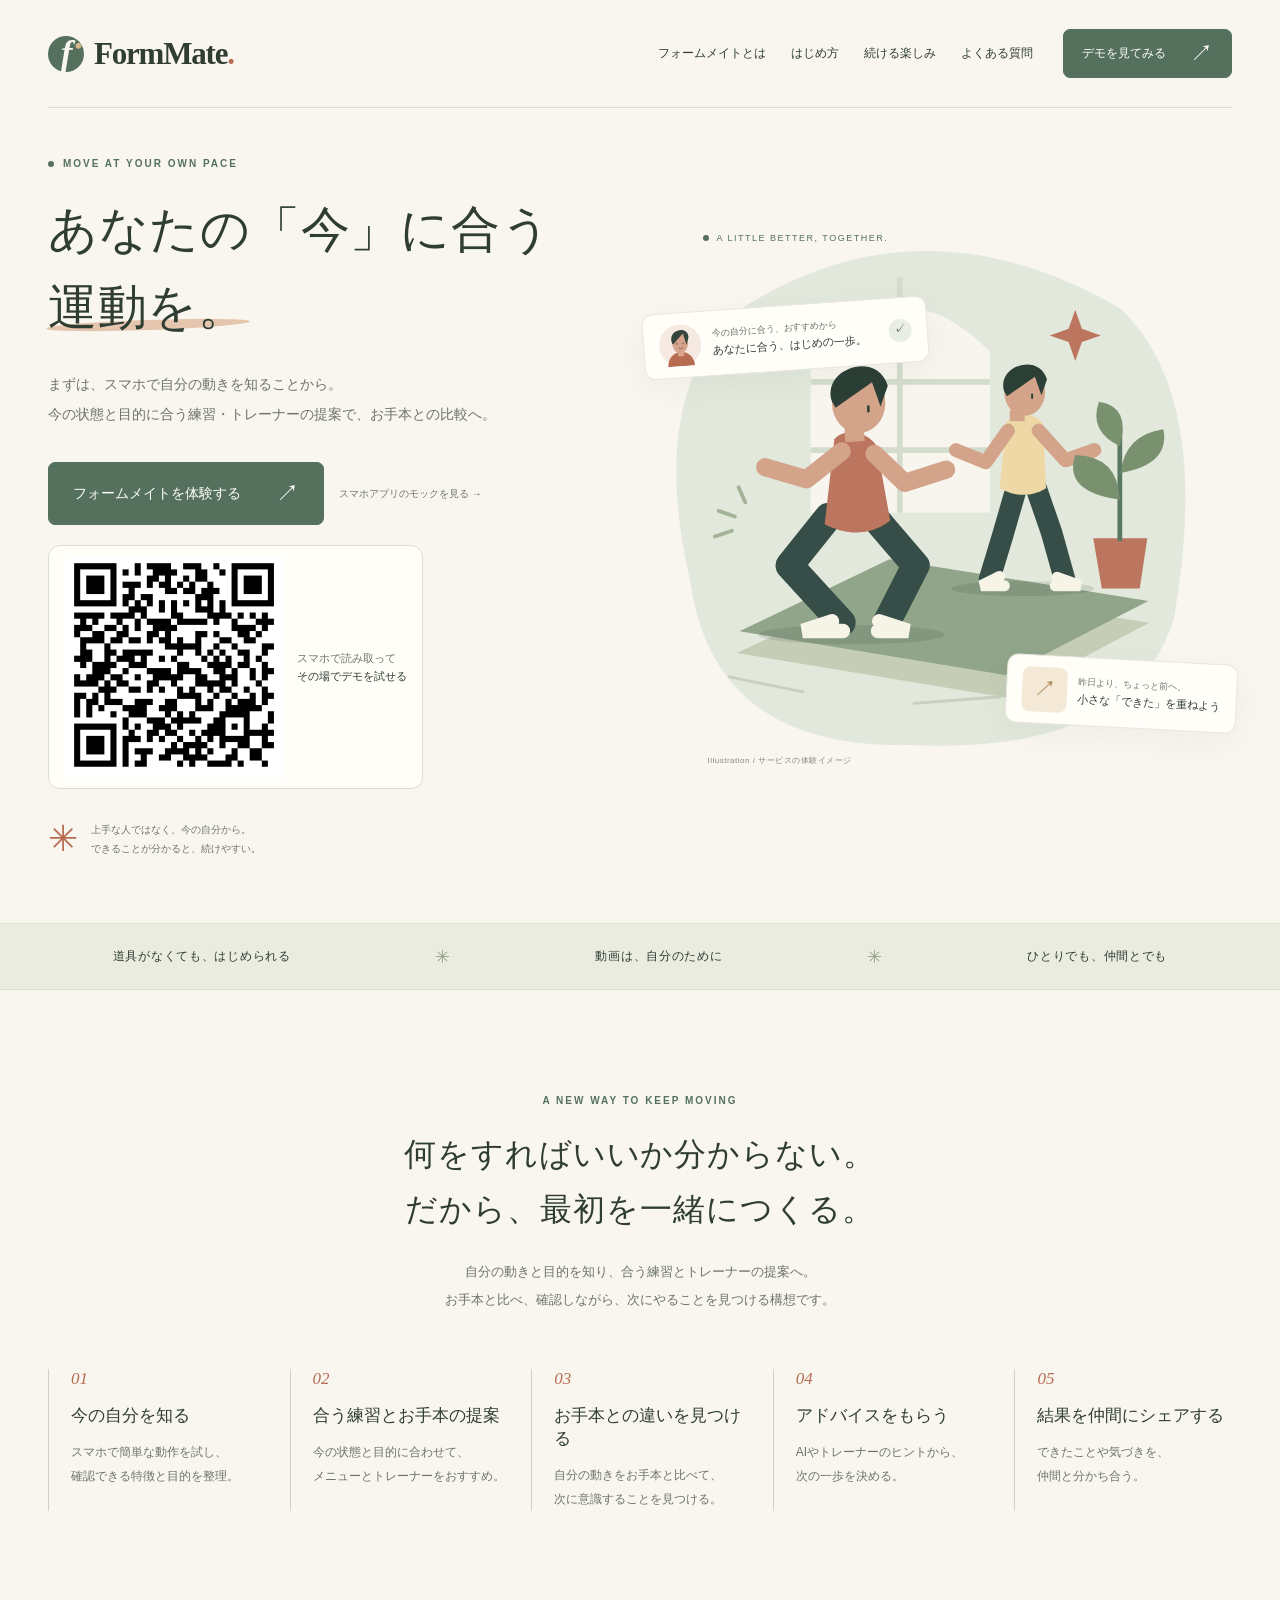
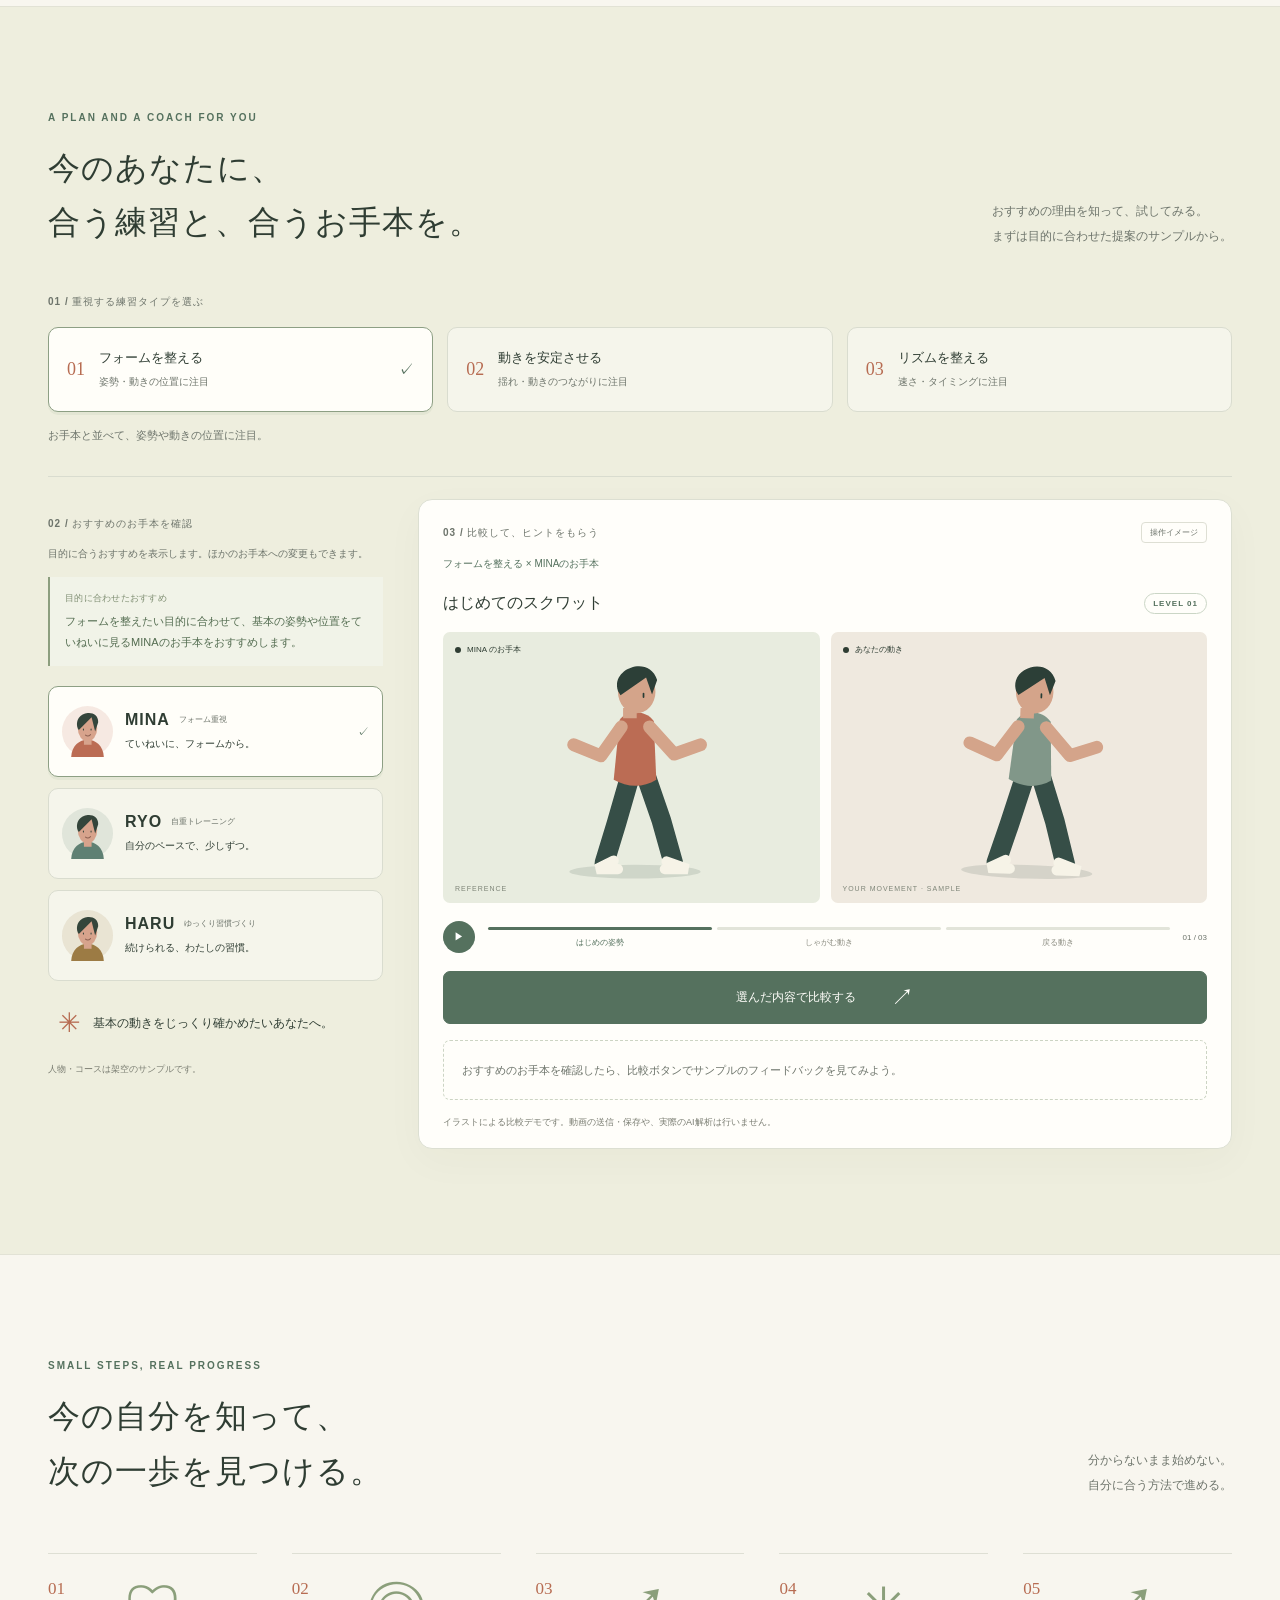
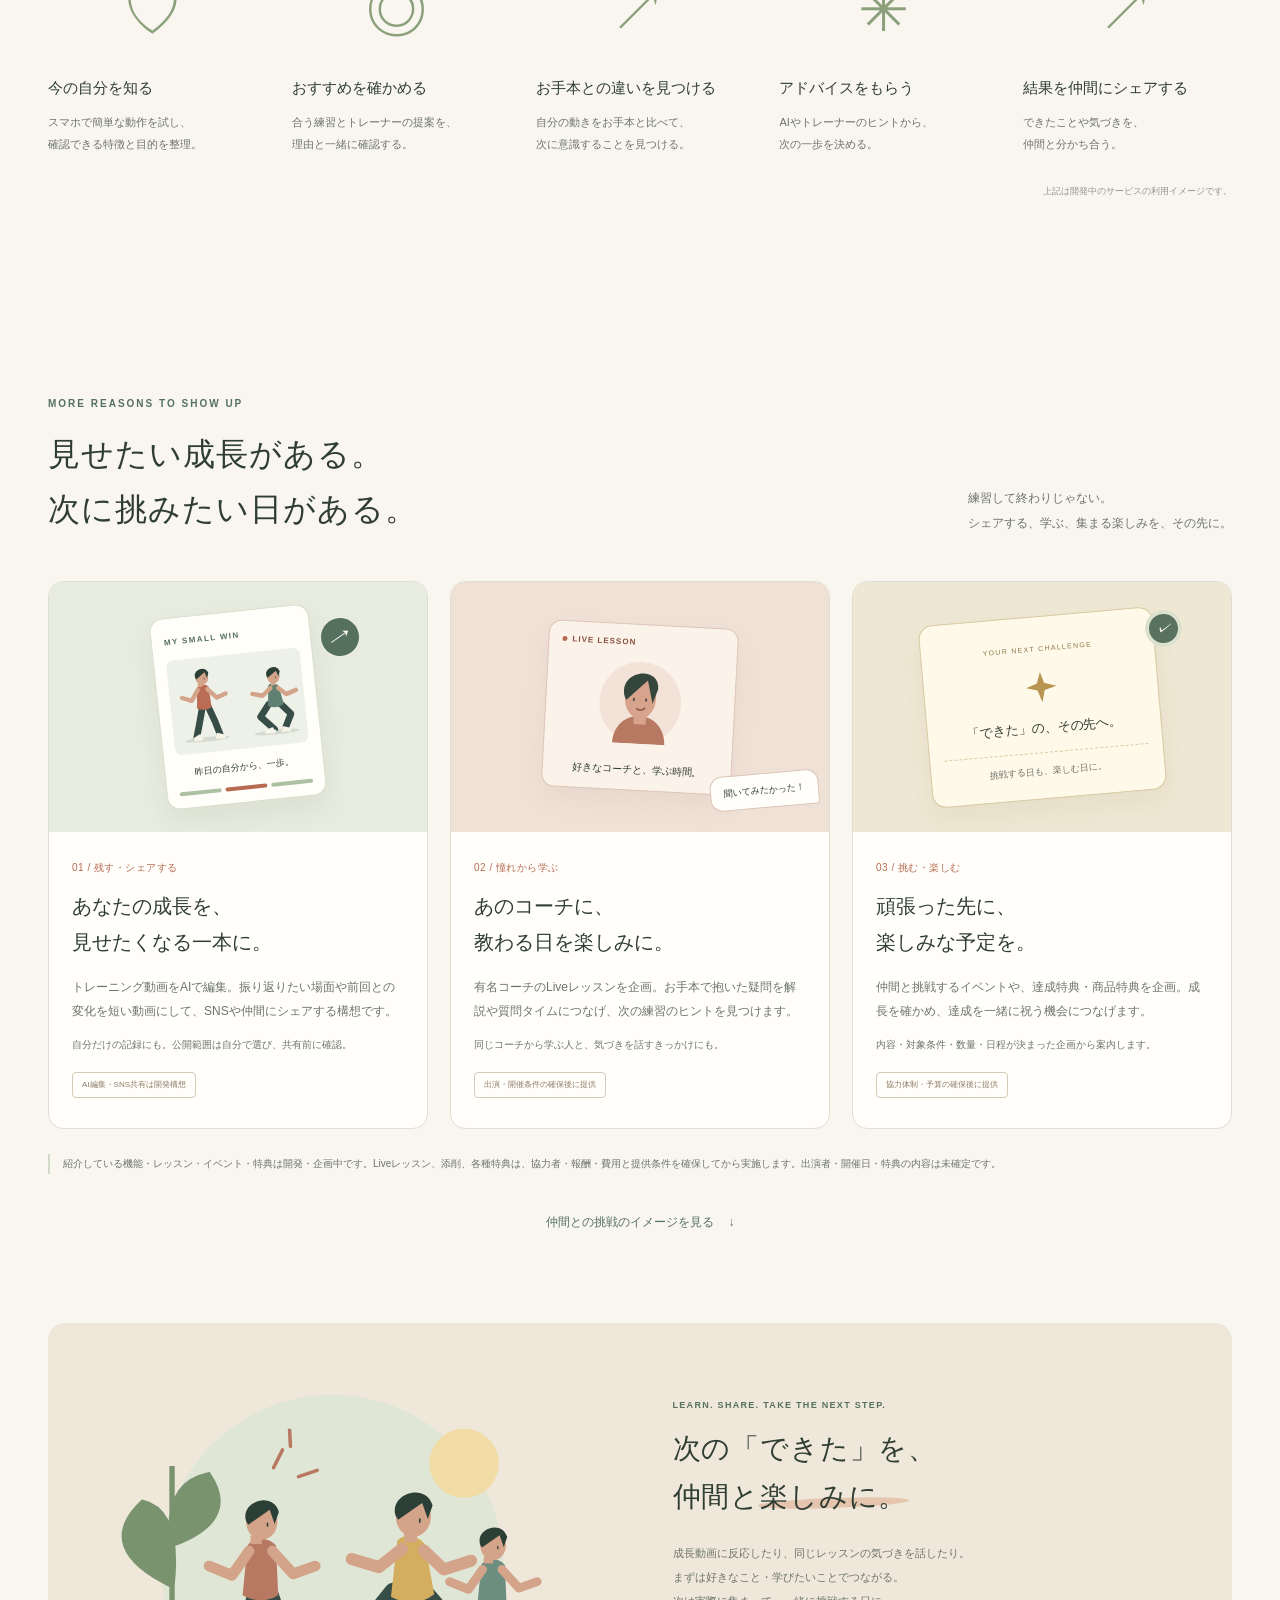
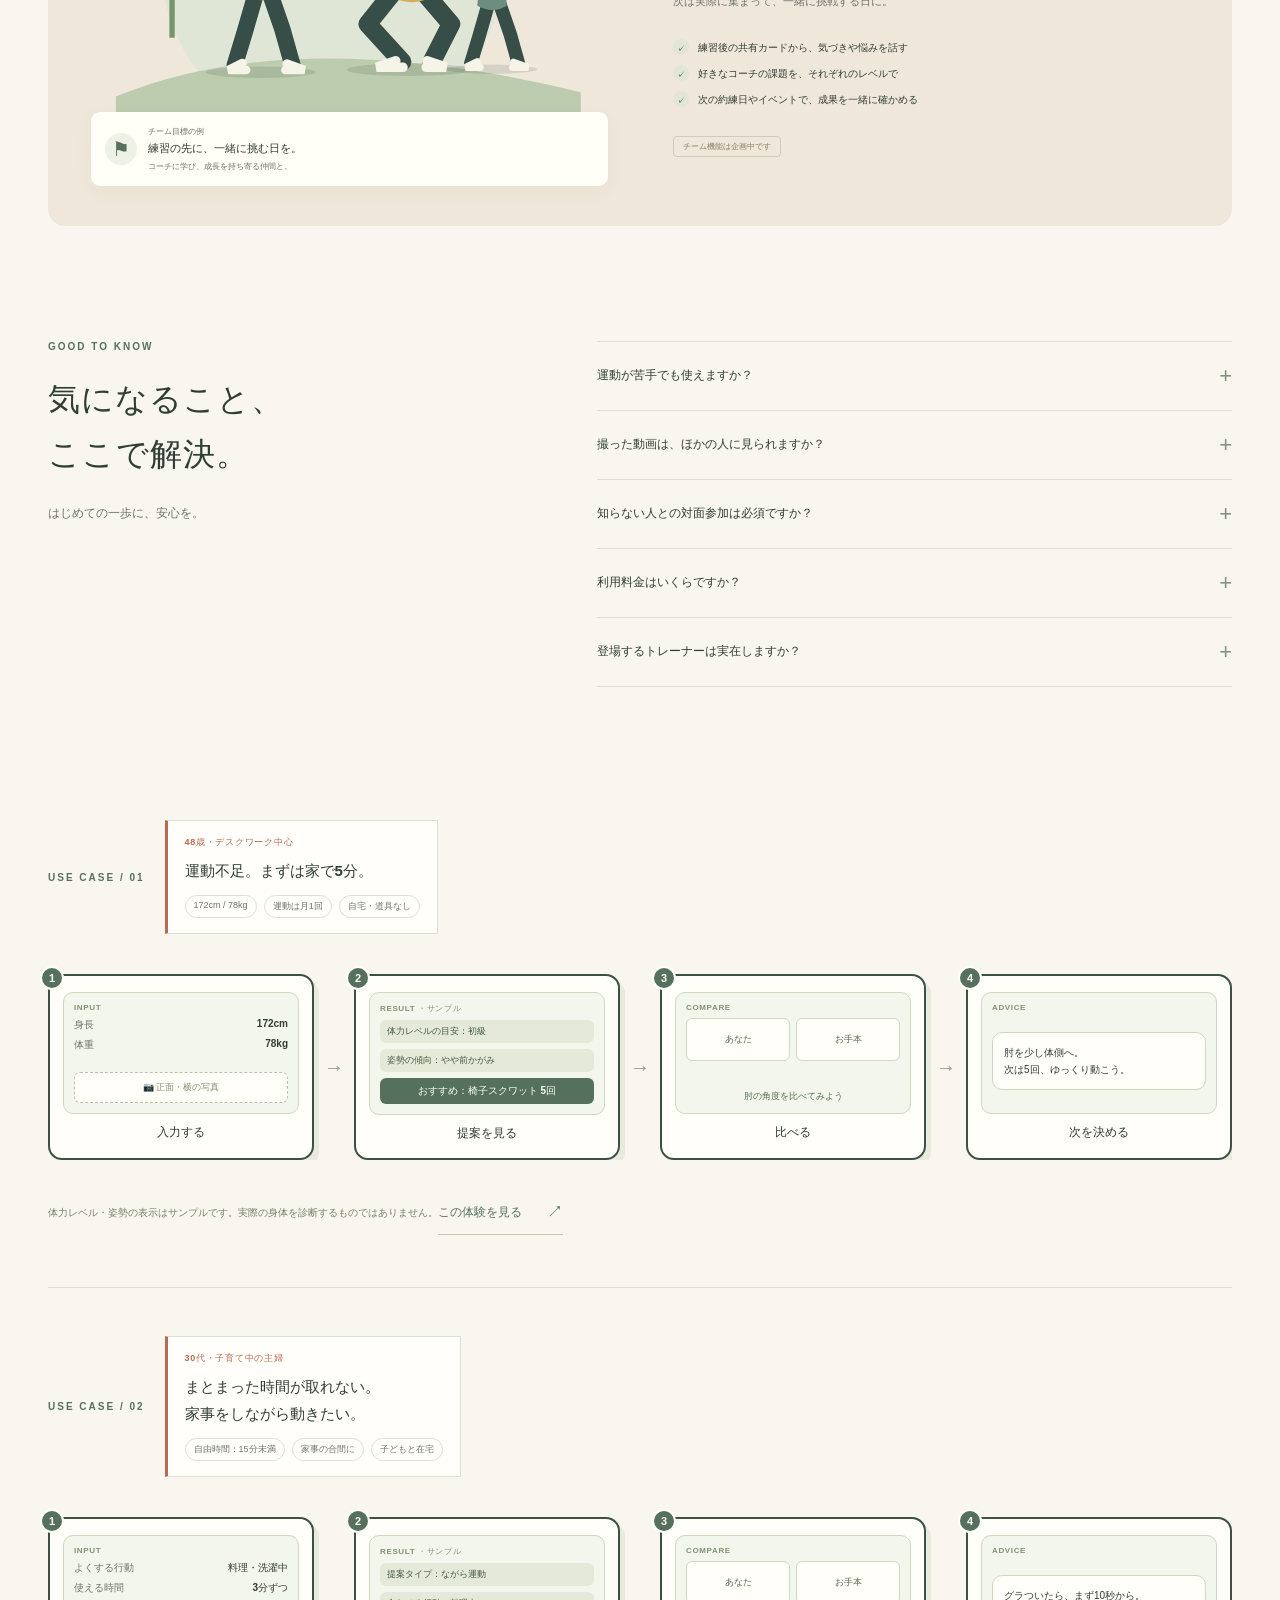
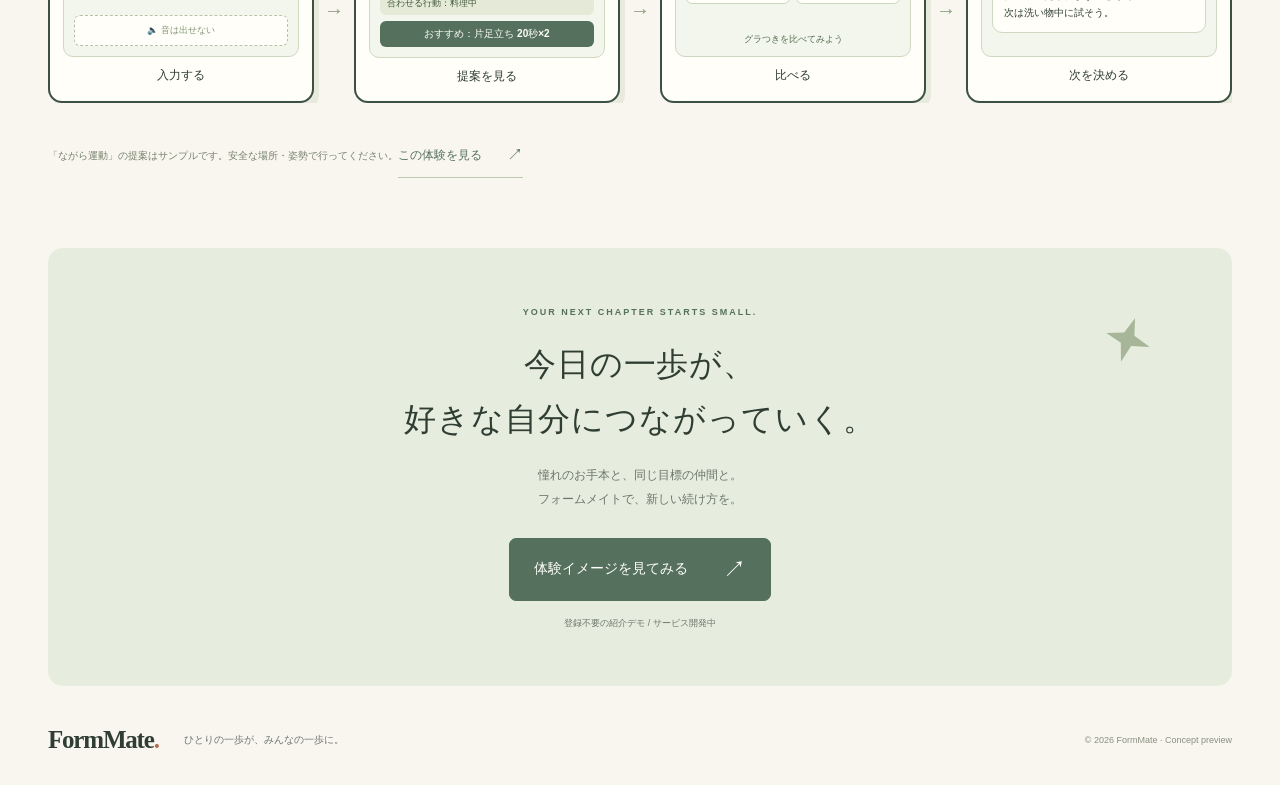
<file: index.html>
<!doctype html>
<html lang="ja">
<head>
  <meta charset="utf-8">
  <meta name="viewport" content="width=device-width, initial-scale=1">
  <meta name="theme-color" content="#f7f5ed">
  <meta name="description" content="まずはスマホで自分の動きを知ることから。FormMateは今の状態と目的に合う練習・トレーナーの提案、お手本との比較で、最初の一歩を支えるサービス構想です。">
  <title>フォームメイト / FormMate — あなたの「今」に合う運動を。</title>
  <link rel="icon" type="image/svg+xml" href="./favicon.svg">
  <link rel="stylesheet" href="./styles.css">
  <link rel="stylesheet" href="./practice.css">
  <link rel="stylesheet" href="./motivation.css">
  <link rel="stylesheet" href="./assessment.css?v=20261106-hero-qr">
  <script type="module" src="./app.mjs?v=20261106-hero-qr"></script>
</head>
<body>
  <a class="skip-link" href="#main" data-testid="skip-link">本文へ移動</a>
  <svg class="svg-defs" aria-hidden="true" xmlns="http://www.w3.org/2000/svg"><defs>
    <symbol id="spark" viewBox="0 0 40 40"><path d="M20 1 24 15 39 20 24 24 20 39 15 24 1 20 15 15Z" fill="currentColor"/></symbol>
    <symbol id="standing-person" viewBox="0 0 220 270"><ellipse cx="114" cy="252" rx="77" ry="8" fill="#263b3020"/><path d="M109 137 92 196 78 242M126 137 145 192 159 242" fill="none" stroke="#364e47" stroke-width="23" stroke-linecap="round"/><path d="m89 239-20 10h25M151 240l25 9h-27" fill="none" stroke="#f6f3e7" stroke-width="12" stroke-linecap="round"/><path d="M96 74c7-12 30-13 40 1l3 69c-16 10-34 9-50 0Z" fill="currentColor"/><path d="M98 82 74 116 42 103M131 82l29 32 31-11" fill="none" stroke="#d4a48a" stroke-width="15" stroke-linecap="round" stroke-linejoin="round"/><path d="M108 60v12" stroke="#d4a48a" stroke-width="16"/><ellipse cx="116" cy="41" rx="22" ry="25" fill="#d4a48a"/><path d="M94 40c-9-27 37-43 46-13l-6 17-7-20-30 21Z" fill="#2c3f37"/><path d="M124 43v4" stroke="#273d35" stroke-width="2" stroke-linecap="round"/></symbol>
    <symbol id="squat-person" viewBox="0 0 220 270"><ellipse cx="114" cy="252" rx="77" ry="8" fill="#263b3020"/><path d="m95 155-32 40 43 47M131 153l36 42-24 47" fill="none" stroke="#364e47" stroke-width="23" stroke-linecap="round" stroke-linejoin="round"/><path d="m98 241-24 8h33M137 241l24 8h-25" fill="none" stroke="#f6f3e7" stroke-width="12" stroke-linecap="round"/><path d="M100 91c9-10 28-6 35 6l11 61c-15 12-35 13-54 3Z" fill="currentColor"/><path d="m106 101-29 23-34-10M133 103l25 24 34-11" fill="none" stroke="#d4a48a" stroke-width="15" stroke-linecap="round" stroke-linejoin="round"/><path d="m116 77 1 16" stroke="#d4a48a" stroke-width="16"/><ellipse cx="120" cy="61" rx="22" ry="25" fill="#d4a48a"/><path d="M98 60c-9-27 37-43 46-13l-6 17-7-20-30 21Z" fill="#2c3f37"/><path d="M128 64v4" stroke="#273d35" stroke-width="2" stroke-linecap="round"/></symbol>
    <symbol id="avatar" viewBox="0 0 100 100"><circle cx="50" cy="50" r="50" fill="currentColor" opacity=".14"/><path d="M18 102c0-48 64-48 64 0" fill="currentColor"/><path d="M43 61v15h15V61" fill="#d7a38c"/><ellipse cx="50" cy="44" rx="19" ry="25" fill="#d7a38c"/><path d="M31 44c-11-33 41-42 40-12l-6 18-7-28-25 25Z" fill="#34453b"/><path d="M42 45v2m15-2v2" stroke="#34453b" stroke-width="2" stroke-linecap="round"/><path d="M46 57q5 4 10-1" fill="none" stroke="#8c6051" stroke-width="2" stroke-linecap="round"/></symbol>
  </defs></svg>

  <header class="site-header wrap">
    <a class="brand" href="#" aria-label="フォームメイト ホーム" data-testid="brand-link"><span class="brand-icon" aria-hidden="true">f<span>•</span></span>FormMate<span class="brand-dot">.</span></a>
    <nav id="navigation" aria-label="メインナビゲーション">
      <a href="#features" data-testid="nav-features">フォームメイトとは</a><a href="#how-it-works" data-testid="nav-how">はじめ方</a><a href="#motivation" data-testid="nav-motivation">続ける楽しみ</a><a href="#faq" data-testid="nav-faq">よくある質問</a>
    </nav>
    <a class="button button-small header-cta" href="#demo" data-testid="header-demo">デモを見てみる <span aria-hidden="true">↗</span></a>
    <button class="menu-toggle" aria-expanded="false" aria-controls="navigation" aria-label="メニューを開く" data-testid="menu-toggle"><span></span><span></span></button>
  </header>

  <main id="main">
    <section class="hero wrap" aria-labelledby="hero-title">
      <div class="hero-copy">
        <p class="eyebrow"><span class="status-dot"></span> MOVE AT YOUR OWN PACE</p>
        <h1 id="hero-title"><span id="hero-title-line-one">あなたの「今」に合う</span><br><span id="hero-title-line-two" class="underlined">運動を。</span></h1>
        <p id="hero-description" class="hero-description">まずは、スマホで自分の動きを知ることから。<br>今の状態と目的に合う練習・トレーナーの提案で、お手本との比較へ。</p>
        <div class="hero-actions"><a class="button" href="#demo" data-testid="hero-demo">フォームメイトを体験する <span aria-hidden="true">↗</span></a><a class="quiet-label" href="./mobile/" data-testid="mobile-mock-entry">スマホアプリのモックを見る →</a></div>
        <a class="hero-qr" href="https://jiajunzhang-hub.github.io/formmate-demo/" target="_blank" rel="noreferrer" aria-label="公開デモを開くQRコード"><img src="./qr_demo.png" alt="スマホでFormMateのデモを開くQRコード" width="220" height="220"><span>スマホで読み取って<br><strong>その場でデモを試せる</strong></span></a>
        <div class="hero-footnote"><span class="mini-spark" aria-hidden="true">✳</span><span><span id="hero-footnote-line">上手な人ではなく、今の自分から。</span><br><strong id="hero-footnote-strong">できることが分かると、続けやすい。</strong></span></div>
      </div>
      <div class="hero-art" role="img" aria-label="トレーナーのお手本を参考に、仲間とトレーニングする人たちのイラスト">
        <div class="hero-art-label"><span class="status-dot"></span> A LITTLE BETTER, TOGETHER.</div>
        <svg class="studio" viewBox="0 0 600 580" aria-hidden="true">
          <path d="M86 84Q280-44 493 80Q590 173 549 407Q503 551 270 540Q64 545 39 367Q-6 176 86 84" fill="#e2e8db"/>
          <path d="M166 125q95-95 189 0v170H166Z" fill="#f7f5ed"/><path d="M260 47v248M166 157h189M166 229h189" stroke="#d3dccd" stroke-width="6"/>
          <path d="m88 443 285 47 150-79-276-43Z" fill="#c5cdb7"/><path d="m91 420 280 46 151-78-273-44Z" fill="#91a58a"/>
          <path d="m275 496 91-7M423 493l81-42M80 468l78 16" stroke="#c7d1bf" stroke-width="3" stroke-linecap="round"/>
          <g transform="translate(63 101) scale(1.28)" color="#bc765f"><use href="#squat-person" width="220" height="270"/></g>
          <g transform="translate(278 128) scale(.98)" color="#eed9a6"><use href="#standing-person" width="220" height="270"/></g>
          <path d="M464 322h57l-8 53h-40Z" fill="#bc765f"/><path d="M492 325V207" stroke="#5b7863" stroke-width="5"/><path d="M492 281q-60-8-47-47 45 1 47 47M493 253q52-9 45-46-41 6-45 46M492 225q-33-16-22-47 34 5 22 47" fill="#79916f"/>
          <circle cx="119" cy="89" r="6" fill="#bc765f"/><path d="m438 101 7-20 7 20 20 7-20 7-7 20-7-20-20-7Z" fill="#bc765f"/>
          <path d="m86 299-17-6m28-9-7-16m-7 46-18 6" stroke="#a4b298" stroke-width="4" stroke-linecap="round"/>
        </svg>
        <div class="floating-note note-coach"><svg viewBox="0 0 100 100" aria-hidden="true"><use href="#avatar"/></svg><div><span>今の自分に合う、おすすめから</span><strong>あなたに合う、はじめの一歩。</strong></div><span class="note-check" aria-hidden="true">✓</span></div>
        <div class="floating-note note-goal"><span class="goal-icon" aria-hidden="true">↗</span><div><span>昨日より、ちょっと前へ。</span><strong>小さな「できた」を重ねよう</strong></div></div>
        <span class="art-caption">Illustration / サービスの体験イメージ</span>
      </div>
    </section>

    <div class="principles-strip"><div class="wrap"><span>道具がなくても、はじめられる</span><span aria-hidden="true">✳</span><span>動画は、自分のために</span><span aria-hidden="true">✳</span><span>ひとりでも、仲間とでも</span></div></div>

    <section id="features" class="intro section wrap" aria-labelledby="intro-title">
      <p class="eyebrow">A NEW WAY TO KEEP MOVING</p><h2 id="intro-title">何をすればいいか分からない。<br>だから、最初を一緒につくる。</h2>
      <p id="intro-description" class="section-description">自分の動きと目的を知り、合う練習とトレーナーの提案へ。<br>お手本と比べ、確認しながら、次にやることを見つける構想です。</p>
        <div class="feature-line flow-steps"><article><span class="feature-number">01</span><h3>今の自分を知る</h3><p>スマホで簡単な動作を試し、<br>確認できる特徴と目的を整理。</p></article><article><span class="feature-number">02</span><h3>合う練習とお手本の提案</h3><p>今の状態と目的に合わせて、<br>メニューとトレーナーをおすすめ。</p></article><article><span class="feature-number">03</span><h3>お手本との違いを見つける</h3><p>自分の動きをお手本と比べて、<br>次に意識することを見つける。</p></article><article><span class="feature-number">04</span><h3>アドバイスをもらう</h3><p>AIやトレーナーのヒントから、<br>次の一歩を決める。</p></article><article><span class="feature-number">05</span><h3>結果を仲間にシェアする</h3><p>できたことや気づきを、<br>仲間と分かち合う。</p></article></div>
    </section>

    <section id="demo" class="demo-section section" aria-labelledby="demo-title">
      <div class="wrap"><div class="section-top"><div><p class="eyebrow">A PLAN AND A COACH FOR YOU</p><h2 id="demo-title">今のあなたに、<br>合う練習と、合うお手本を。</h2></div><p class="section-side-note">おすすめの理由を知って、試してみる。<br>まずは目的に合わせた提案のサンプルから。</p></div>
      <div class="practice-panel">
        <p class="small-label" id="practice-title">01 / 重視する練習タイプを選ぶ</p>
        <div class="practice-options" role="group" aria-labelledby="practice-title">
          <button class="practice-option is-selected" data-practice="form" aria-pressed="true" data-testid="practice-form"><span class="practice-number" aria-hidden="true">01</span><span><strong>フォームを整える</strong><small>姿勢・動きの位置に注目</small></span><span class="practice-check" aria-hidden="true">✓</span></button>
          <button class="practice-option" data-practice="control" aria-pressed="false" data-testid="practice-control"><span class="practice-number" aria-hidden="true">02</span><span><strong>動きを安定させる</strong><small>揺れ・動きのつながりに注目</small></span><span class="practice-check" aria-hidden="true">✓</span></button>
          <button class="practice-option" data-practice="rhythm" aria-pressed="false" data-testid="practice-rhythm"><span class="practice-number" aria-hidden="true">03</span><span><strong>リズムを整える</strong><small>速さ・タイミングに注目</small></span><span class="practice-check" aria-hidden="true">✓</span></button>
        </div>
        <p id="practice-description" class="practice-description" aria-live="polite">お手本と並べて、姿勢や動きの位置に注目。</p>
      </div>
      <div class="demo-layout">
        <div class="trainer-panel"><p class="small-label">02 / おすすめのお手本を確認</p><p class="trainer-choice-note">目的に合うおすすめを表示します。ほかのお手本への変更もできます。</p><div class="trainer-recommendation" aria-live="polite"><span id="recommendation-mode">目的に合わせたおすすめ</span><p id="trainer-recommendation-reason">フォームを整えたい目的に合わせて、基本の姿勢や位置をていねいに見るMINAのお手本をおすすめします。</p></div><div class="trainer-list" aria-label="おすすめを確認し、任意で別のサンプルトレーナーに変更する">
          <button class="trainer-option is-selected" data-trainer="mina" aria-pressed="true" data-testid="trainer-mina"><svg viewBox="0 0 100 100" class="avatar" style="color:#bb6c54" aria-hidden="true"><use href="#avatar"/></svg><span><span class="trainer-name">MINA <small>フォーム重視</small></span><span class="trainer-role">ていねいに、フォームから。</span></span><span class="trainer-check" aria-hidden="true">✓</span></button>
          <button class="trainer-option" data-trainer="ryo" aria-pressed="false" data-testid="trainer-ryo"><svg viewBox="0 0 100 100" class="avatar" style="color:#5f8073" aria-hidden="true"><use href="#avatar"/></svg><span><span class="trainer-name">RYO <small>自重トレーニング</small></span><span class="trainer-role">自分のペースで、少しずつ。</span></span><span class="trainer-check" aria-hidden="true">✓</span></button>
          <button class="trainer-option" data-trainer="haru" aria-pressed="false" data-testid="trainer-haru"><svg viewBox="0 0 100 100" class="avatar" style="color:#9c7b44" aria-hidden="true"><use href="#avatar"/></svg><span><span class="trainer-name">HARU <small>ゆっくり習慣づくり</small></span><span class="trainer-role">続けられる、わたしの習慣。</span></span><span class="trainer-check" aria-hidden="true">✓</span></button>
        </div><div class="trainer-bio"><span class="tiny-spark" aria-hidden="true">✳</span><p id="trainer-description">基本の動きをじっくり確かめたいあなたへ。</p></div><p class="demo-disclaimer">人物・コースは架空のサンプルです。</p></div>
        <div class="comparison" aria-label="動作比較のサンプル"><div class="comparison-heading"><span class="small-label">03 / 比較して、ヒントをもらう</span><span class="sample-pill">操作イメージ</span></div>
          <p id="comparison-selection" class="comparison-selection" aria-live="polite">フォームを整える × MINAのお手本</p>
          <div class="comparison-title"><h3 id="course-title">はじめてのスクワット</h3><span class="level-pill">LEVEL 01</span></div>
          <div class="comparison-frames" data-phase="0"><div class="movement-frame reference-frame"><span class="frame-label"><span class="status-dot"></span><span id="reference-name">MINA のお手本</span></span><svg viewBox="0 0 220 270" class="movement-person" id="reference-person" style="color:#bb6c54" role="img" aria-label="お手本の動きを表すイラスト"><use href="#standing-person"/></svg><span class="frame-caption">REFERENCE</span></div><div class="movement-frame your-frame"><span class="frame-label"><span class="status-dot"></span>あなたの動き</span><svg viewBox="0 0 220 270" class="movement-person" id="your-person" style="color:#819789" role="img" aria-label="自分の動きを表すサンプルイラスト"><use href="#standing-person"/></svg><span class="frame-caption">YOUR MOVEMENT · SAMPLE</span></div></div>
          <div class="playback"><button id="play-demo" class="play-button" aria-pressed="false" aria-label="比較デモを再生する" data-testid="play-demo"><span id="play-icon" aria-hidden="true">▶</span></button><div class="phase-track" role="group" aria-label="動作の場面"><button data-phase="0" aria-pressed="true" data-testid="phase-start"><span></span>はじめの姿勢</button><button data-phase="1" aria-pressed="false" data-testid="phase-squat"><span></span>しゃがむ動き</button><button data-phase="2" aria-pressed="false" data-testid="phase-return"><span></span>戻る動き</button></div><span id="phase-count" class="phase-count">01 / 03</span></div>
          <button id="compare-demo" class="button compare-action" data-testid="compare-demo" aria-controls="feedback-result">選んだ内容で比較する <span aria-hidden="true">↗</span></button>
          <div class="feedback-area" aria-live="polite" aria-atomic="true">
            <p id="feedback-empty" class="feedback-pending">おすすめのお手本を確認したら、比較ボタンでサンプルのフィードバックを見てみよう。</p>
            <div id="feedback-result" class="feedback" hidden><span class="feedback-icon" aria-hidden="true">✧</span><div><span class="small-label">AI FEEDBACK / サンプル</span><p id="feedback-context" class="feedback-context"></p><p id="feedback-point"></p><p id="feedback-cue"></p><p id="feedback-advice"></p></div></div>
          </div>
          <p class="demo-disclaimer">イラストによる比較デモです。動画の送信・保存や、実際のAI解析は行いません。</p>
        </div>
      </div></div>
    </section>

    <section id="how-it-works" class="section wrap how-section" aria-labelledby="how-title"><div class="section-top"><div><p class="eyebrow">SMALL STEPS, REAL PROGRESS</p><h2 id="how-title">今の自分を知って、<br>次の一歩を見つける。</h2></div><p class="section-side-note">分からないまま始めない。<br>自分に合う方法で進める。</p></div><ol class="steps"><li><span class="step-index">01</span><span class="step-doodle" aria-hidden="true">♡</span><h3>今の自分を知る</h3><p>スマホで簡単な動作を試し、<br>確認できる特徴と目的を整理。</p></li><li><span class="step-index">02</span><span class="step-doodle" aria-hidden="true">◎</span><h3>おすすめを確かめる</h3><p>合う練習とトレーナーの提案を、<br>理由と一緒に確認する。</p></li><li><span class="step-index">03</span><span class="step-doodle" aria-hidden="true">↗</span><h3>お手本との違いを見つける</h3><p>自分の動きをお手本と比べて、<br>次に意識することを見つける。</p></li><li><span class="step-index">04</span><span class="step-doodle" aria-hidden="true">✳</span><h3>アドバイスをもらう</h3><p>AIやトレーナーのヒントから、<br>次の一歩を決める。</p></li><li><span class="step-index">05</span><span class="step-doodle" aria-hidden="true">↗</span><h3>結果を仲間にシェアする</h3><p>できたことや気づきを、<br>仲間と分かち合う。</p></li></ol><p class="section-caption">上記は開発中のサービスの利用イメージです。</p></section>

    <section id="motivation" class="section wrap motivation-section" aria-labelledby="motivation-title">
      <div class="section-top"><div><p class="eyebrow">MORE REASONS TO SHOW UP</p><h2 id="motivation-title">見せたい成長がある。<br>次に挑みたい日がある。</h2></div><p class="section-side-note">練習して終わりじゃない。<br>シェアする、学ぶ、集まる楽しみを、その先に。</p></div>
      <div class="motivation-grid">
        <article class="motivation-card share-card">
          <div class="motivation-art share-art" role="img" aria-label="練習動画を短く編集して成長を共有するイメージ">
            <div class="sample-reel"><span class="reel-label">MY SMALL WIN</span><div class="reel-figures"><svg viewBox="0 0 220 270" aria-hidden="true" style="color:#bb6c54"><use href="#standing-person"/></svg><svg viewBox="0 0 220 270" aria-hidden="true" style="color:#5f8073"><use href="#squat-person"/></svg></div><span class="reel-caption">昨日の自分から、一歩。</span><div class="reel-timeline"><i></i><i></i><i></i></div></div><span class="art-sticker" aria-hidden="true">↗</span>
          </div>
          <div class="motivation-card-copy"><span class="motivation-kicker">01 / 残す・シェアする</span><h3>あなたの成長を、<br>見せたくなる一本に。</h3><p>トレーニング動画をAIで編集。振り返りたい場面や前回との変化を短い動画にして、SNSや仲間にシェアする構想です。</p><p class="motivation-detail">自分だけの記録にも。公開範囲は自分で選び、共有前に確認。</p><span class="planned-tag">AI編集・SNS共有は開発構想</span></div>
        </article>
        <article class="motivation-card live-card">
          <div class="motivation-art live-art" role="img" aria-label="憧れのコーチからLiveレッスンで学ぶイメージ">
            <div class="sample-live"><span class="live-indicator"><span></span> LIVE LESSON</span><svg viewBox="0 0 100 100" aria-hidden="true" style="color:#b87963"><use href="#avatar"/></svg><span class="live-caption">好きなコーチと、学ぶ時間。</span></div><span class="question-bubble" aria-hidden="true">聞いてみたかった！</span>
          </div>
          <div class="motivation-card-copy"><span class="motivation-kicker">02 / 憧れから学ぶ</span><h3>あのコーチに、<br>教わる日を楽しみに。</h3><p>有名コーチのLiveレッスンを企画。お手本で抱いた疑問を解説や質問タイムにつなげ、次の練習のヒントを見つけます。</p><p class="motivation-detail">同じコーチから学ぶ人と、気づきを話すきっかけにも。</p><span class="planned-tag">出演・開催条件の確保後に提供</span></div>
        </article>
        <article class="motivation-card reward-card">
          <div class="motivation-art reward-art" role="img" aria-label="挑戦の達成とイベントを楽しむイメージ">
            <div class="sample-ticket"><span>YOUR NEXT CHALLENGE</span><svg viewBox="0 0 40 40" aria-hidden="true"><use href="#spark"/></svg><strong>「できた」の、その先へ。</strong><small>挑戦する日も、楽しむ日に。</small></div><span class="ticket-seal" aria-hidden="true">✓</span>
          </div>
          <div class="motivation-card-copy"><span class="motivation-kicker">03 / 挑む・楽しむ</span><h3>頑張った先に、<br>楽しみな予定を。</h3><p>仲間と挑戦するイベントや、達成特典・商品特典を企画。成長を確かめ、達成を一緒に祝う機会につなげます。</p><p class="motivation-detail">内容・対象条件・数量・日程が決まった企画から案内します。</p><span class="planned-tag">協力体制・予算の確保後に提供</span></div>
        </article>
      </div>
      <p class="motivation-notice">紹介している機能・レッスン・イベント・特典は開発・企画中です。Liveレッスン、添削、各種特典は、協力者・報酬・費用と提供条件を確保してから実施します。出演者・開催日・特典の内容は未確定です。</p>
      <a class="motivation-team-link" href="#team" data-testid="motivation-team">仲間との挑戦のイメージを見る <span aria-hidden="true">↓</span></a>
    </section>

    <section id="team" class="team-section wrap" aria-labelledby="team-title"><div class="team-visual" role="img" aria-label="公園で仲間と集まり、目標に挑戦するイメージ"><svg viewBox="0 0 580 470" aria-hidden="true"><circle cx="271" cy="222" r="192" fill="#e0e6d5"/><circle cx="419" cy="107" r="39" fill="#f1dca6"/><path d="M28 369q200-83 522-5v106H28Z" fill="#bdcbae"/><path d="M68 407q180-39 434 0" stroke="#9eaf90" stroke-width="2" fill="none"/><path d="M91 303V110m0 134q-87-42-33-93 42 10 33 93m0-46q75-27 41-78-49 10-41 78" fill="#79936e" stroke="#79936e" stroke-width="6"/><g color="#b87963" transform="translate(99 140) scale(.8)"><use href="#standing-person" width="220" height="270"/></g><g color="#d4ae5f" transform="translate(254 112) scale(.9)"><use href="#squat-person" width="220" height="270"/></g><g color="#6e8d81" transform="translate(375 172) scale(.66)"><use href="#standing-person" width="220" height="270"/></g><path d="m205 112 10-20m18 30 21-7m-30-27-1-18" stroke="#b87963" stroke-width="4" stroke-linecap="round"/></svg><div class="team-note"><span aria-hidden="true">⚑</span><div><small>チーム目標の例</small><strong>練習の先に、一緒に挑む日を。</strong><span>コーチに学び、成長を持ち寄る仲間と。</span></div></div></div><div class="team-copy"><p class="eyebrow">LEARN. SHARE. TAKE THE NEXT STEP.</p><h2 id="team-title">次の「できた」を、<br>仲間と<span class="underlined">楽しみに。</span></h2><p>成長動画に反応したり、同じレッスンの気づきを話したり。<br>まずは好きなこと・学びたいことでつながる。<br>次は実際に集まって、一緒に挑戦する日に。</p><ul class="team-points"><li><span aria-hidden="true">✓</span>練習後の共有カードから、気づきや悩みを話す</li><li><span aria-hidden="true">✓</span>好きなコーチの課題を、それぞれのレベルで</li><li><span aria-hidden="true">✓</span>次の約練日やイベントで、成果を一緒に確かめる</li></ul><span class="planned-tag">チーム機能は企画中です</span></div></section>

    <section id="faq" class="section wrap faq-section" aria-labelledby="faq-title"><div><p class="eyebrow">GOOD TO KNOW</p><h2 id="faq-title">気になること、<br>ここで解決。</h2><p class="section-side-note">はじめての一歩に、安心を。</p></div><div class="faq-list"><details><summary data-testid="faq-beginner">運動が苦手でも使えますか？<span aria-hidden="true">+</span></summary><p>初心者が自分のペースで始められるサービスを目指しています。今のレベルに合うお手本を選び、小さな課題から取り組む構想です。</p></details><details><summary data-testid="faq-video">撮った動画は、ほかの人に見られますか？<span aria-hidden="true">+</span></summary><p>このページは紹介デモのため、動画を撮影・送信・保存する機能はありません。正式なサービスでは、動画や評価を誰に共有するかを自分で選べる設計を検討しています。</p></details><details><summary data-testid="faq-team">知らない人との対面参加は必須ですか？<span aria-hidden="true">+</span></summary><p>一人での練習も、知り合いや新しい仲間とのチーム活動も想定しています。対面活動の参加方式やルールは検討中です。このページで募集や予約は受け付けていません。</p></details><details><summary data-testid="faq-price">利用料金はいくらですか？<span aria-hidden="true">+</span></summary><p>料金はまだ確定していません。このページのデモは登録不要・無料で操作できます。実際のAI解析やトレーナーの添削は含まれません。</p></details><details><summary data-testid="faq-trainer">登場するトレーナーは実在しますか？<span aria-hidden="true">+</span></summary><p>デモ内の人物・コース・評価は、体験を伝えるための架空のサンプルです。実在するトレーナーとの契約・提携・推薦を示すものではありません。</p></details></div></section>

    <section id="self-check" class="self-check-section wrap" aria-label="ユースケース">
      <div class="self-check-layout">
        <div class="self-check-intro"><p class="eyebrow">USE CASE / 01</p><div class="scenario-card"><span>48歳・デスクワーク中心</span><strong>運動不足。まずは家で5分。</strong><div class="scenario-profile"><span>172cm / 78kg</span><span>運動は月1回</span><span>自宅・道具なし</span></div></div></div>
        <ol class="comic-strip" aria-label="FormMateの使い方を4コマで表した例（48歳男性）">
          <li class="comic-panel"><span class="comic-number">1</span>
            <div class="panel-screen input-screen"><span class="screen-label">INPUT</span>
              <div class="screen-row"><span>身長</span><strong>172cm</strong></div>
              <div class="screen-row"><span>体重</span><strong>78kg</strong></div>
              <div class="screen-photo">📷 正面・横の写真</div>
            </div>
            <strong class="panel-caption">入力する</strong>
          </li>
          <li class="comic-arrow" aria-hidden="true">→</li>
          <li class="comic-panel"><span class="comic-number">2</span>
            <div class="panel-screen result-screen"><span class="screen-label">RESULT ・サンプル</span>
              <div class="screen-badge">体力レベルの目安：初級</div>
              <div class="screen-badge">姿勢の傾向：やや前かがみ</div>
              <div class="screen-recommend">おすすめ：椅子スクワット 5回</div>
            </div>
            <strong class="panel-caption">提案を見る</strong>
          </li>
          <li class="comic-arrow" aria-hidden="true">→</li>
          <li class="comic-panel"><span class="comic-number">3</span>
            <div class="panel-screen compare-screen"><span class="screen-label">COMPARE</span>
              <div class="compare-row"><div class="compare-thumb">あなた</div><div class="compare-thumb">お手本</div></div>
              <div class="compare-note">肘の角度を比べてみよう</div>
            </div>
            <strong class="panel-caption">比べる</strong>
          </li>
          <li class="comic-arrow" aria-hidden="true">→</li>
          <li class="comic-panel"><span class="comic-number">4</span>
            <div class="panel-screen advice-screen"><span class="screen-label">ADVICE</span>
              <div class="advice-bubble">肘を少し体側へ。<br>次は5回、ゆっくり動こう。</div>
            </div>
            <strong class="panel-caption">次を決める</strong>
          </li>
        </ol>
        <p class="self-check-concept">体力レベル・姿勢の表示はサンプルです。実際の身体を診断するものではありません。<a class="self-check-cta" href="#demo" data-testid="self-check-demo">この体験を見る <span aria-hidden="true">↗</span></a></p>
      </div>
      <div class="self-check-layout">
        <div class="self-check-intro"><p class="eyebrow">USE CASE / 02</p><div class="scenario-card"><span>30代・子育て中の主婦</span><strong>まとまった時間が取れない。<br>家事をしながら動きたい。</strong><div class="scenario-profile"><span>自由時間：15分未満</span><span>家事の合間に</span><span>子どもと在宅</span></div></div></div>
        <ol class="comic-strip" aria-label="FormMateの使い方を4コマで表した例（30代主婦・ながら運動）">
          <li class="comic-panel"><span class="comic-number">1</span>
            <div class="panel-screen input-screen"><span class="screen-label">INPUT</span>
              <div class="screen-row"><span>よくする行動</span><strong>料理・洗濯中</strong></div>
              <div class="screen-row"><span>使える時間</span><strong>3分ずつ</strong></div>
              <div class="screen-photo">🔈 音は出せない</div>
            </div>
            <strong class="panel-caption">入力する</strong>
          </li>
          <li class="comic-arrow" aria-hidden="true">→</li>
          <li class="comic-panel"><span class="comic-number">2</span>
            <div class="panel-screen result-screen"><span class="screen-label">RESULT ・サンプル</span>
              <div class="screen-badge">提案タイプ：ながら運動</div>
              <div class="screen-badge">合わせる行動：料理中</div>
              <div class="screen-recommend">おすすめ：片足立ち 20秒×2</div>
            </div>
            <strong class="panel-caption">提案を見る</strong>
          </li>
          <li class="comic-arrow" aria-hidden="true">→</li>
          <li class="comic-panel"><span class="comic-number">3</span>
            <div class="panel-screen compare-screen"><span class="screen-label">COMPARE</span>
              <div class="compare-row"><div class="compare-thumb">あなた</div><div class="compare-thumb">お手本</div></div>
              <div class="compare-note">グラつきを比べてみよう</div>
            </div>
            <strong class="panel-caption">比べる</strong>
          </li>
          <li class="comic-arrow" aria-hidden="true">→</li>
          <li class="comic-panel"><span class="comic-number">4</span>
            <div class="panel-screen advice-screen"><span class="screen-label">ADVICE</span>
              <div class="advice-bubble">グラついたら、まず10秒から。<br>次は洗い物中に試そう。</div>
            </div>
            <strong class="panel-caption">次を決める</strong>
          </li>
        </ol>
        <p class="self-check-concept">「ながら運動」の提案はサンプルです。安全な場所・姿勢で行ってください。<a class="self-check-cta" href="#demo" data-testid="self-check-demo-2">この体験を見る <span aria-hidden="true">↗</span></a></p>
      </div>
    </section>

    <section class="closing wrap"><svg viewBox="0 0 40 40" aria-hidden="true"><use href="#spark"/></svg><p class="eyebrow">YOUR NEXT CHAPTER STARTS SMALL.</p><h2>今日の一歩が、<br>好きな自分につながっていく。</h2><p>憧れのお手本と、同じ目標の仲間と。<br>フォームメイトで、新しい続け方を。</p><a class="button" href="#demo" data-testid="closing-demo">体験イメージを見てみる <span aria-hidden="true">↗</span></a><span class="quiet-label">登録不要の紹介デモ / サービス開発中</span>
    </section>
  </main>
  <footer class="wrap site-footer"><a class="brand" href="#" data-testid="footer-brand">FormMate<span class="brand-dot">.</span></a><p>ひとりの一歩が、みんなの一歩に。</p><span>© 2026 FormMate · Concept preview</span></footer>
  <noscript><p class="noscript-note">紹介文とFAQはそのまま読めます。トレーナー切替のデモにはJavaScriptを有効にしてください。</p></noscript>
</body>
</html>
</file>
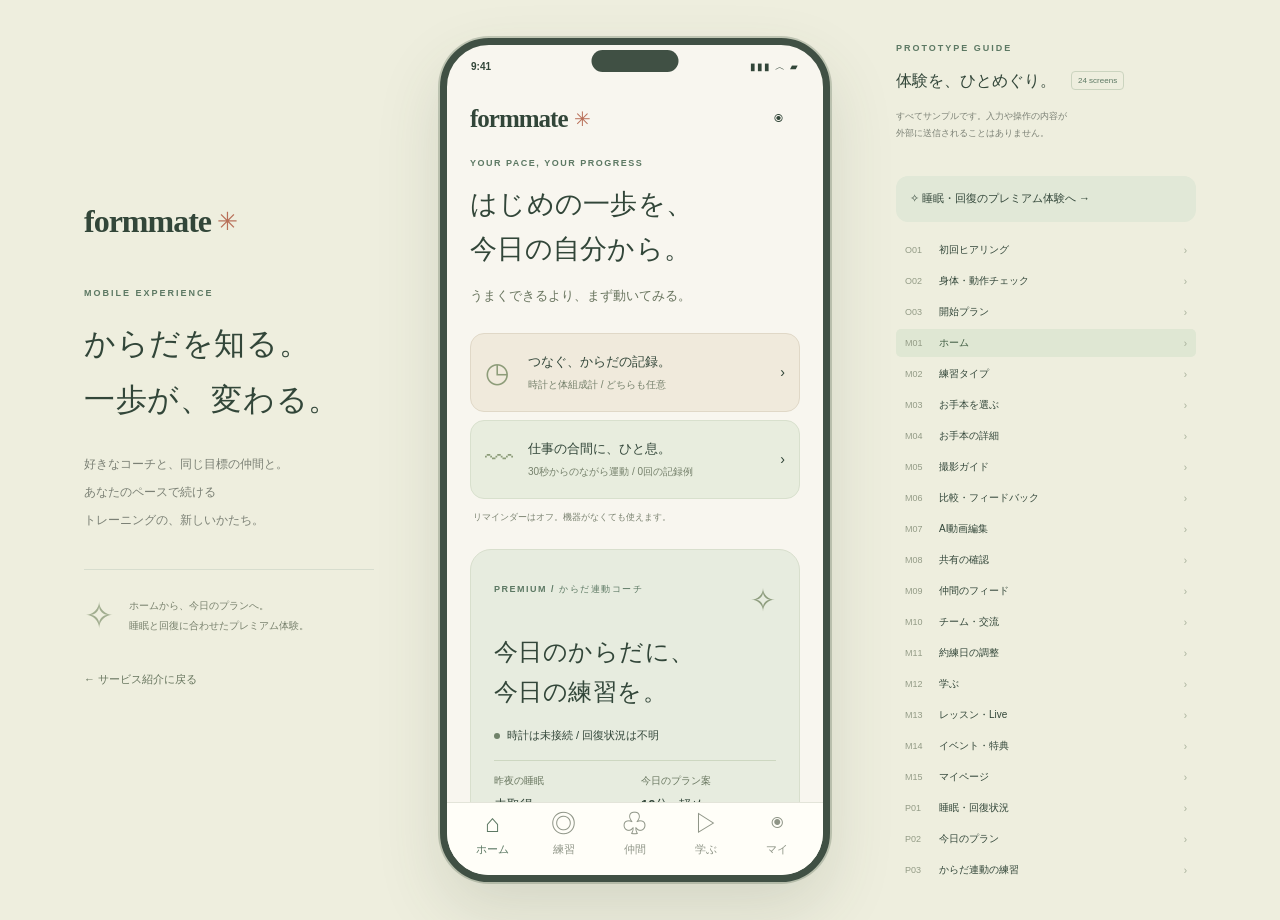
<file: mobile/index.html>
<!doctype html>
<html lang="ja"><head><meta charset="utf-8"><meta name="viewport" content="width=device-width, initial-scale=1, viewport-fit=cover"><meta name="theme-color" content="#f8f6ef"><title>フォームメイト | スマホ体験モック</title><meta name="description" content="時計と体組成計は任意で連携。フォーム比較や仕事の合間のながら運動を体験できるFormMateの操作モック。"><link rel="icon" href="../favicon.svg" type="image/svg+xml"><link rel="stylesheet" href="./styles.css"><link rel="stylesheet" href="./premium.css?v=20261106-devices-office"><link rel="stylesheet" href="./comparison-body.css?v=20261106-devices-office"><link rel="stylesheet" href="./devices-office.css?v=20261106-devices-office"><script type="module" src="./app.mjs?v=20261106-devices-office"></script></head>
<body>
<a class="skip-link" href="#app">アプリ画面へ</a>
<div class="workspace">
  <aside class="project-intro">
    <a href="../" class="wordmark">formmate<span>✳</span></a><span class="overline">MOBILE EXPERIENCE</span>
    <h1>からだを知る。<br>一歩が、変わる。</h1>
    <p>好きなコーチと、同じ目標の仲間と。<br>あなたのペースで続ける<br>トレーニングの、新しいかたち。</p>
    <div class="intro-note"><span>✧</span><p>ホームから、今日のプランへ。<br>睡眠と回復に合わせたプレミアム体験。</p></div>
    <a class="back-to-site" href="../">← サービス紹介に戻る</a>
  </aside>
  <div class="phone" aria-label="フォームメイトのスマホモック">
    <div class="statusbar"><span>9:41</span><span class="dynamic-island"></span><span aria-hidden="true">▮▮▮ ︿ ▰</span></div>
    <main id="app" class="screen" tabindex="-1"></main><nav id="tabs" class="tabs" aria-label="アプリのタブ"></nav>
  </div>
  <aside class="inspector">
    <span class="overline">PROTOTYPE GUIDE</span>
    <div class="inspector-heading"><h2>体験を、ひとめぐり。</h2><span>24 screens</span></div>
    <p>すべてサンプルです。入力や操作の内容が<br>外部に送信されることはありません。</p>
    <button class="premium-shortcut" data-action="navigate" data-value="P01">✧ 睡眠・回復のプレミアム体験へ →</button>
    <div id="screen-list" class="screen-list" aria-label="画面ナビゲーター"></div>
    <details class="mock-controls"><summary>モックの状態を試す</summary>
      <button data-action="check" data-value="insufficient">初回チェック：判定不足</button>
      <button data-action="unassessable">練習：撮り直し</button>
      <button data-action="team" data-value="joined">チーム：参加済みの例</button>
      <button data-action="schedule" data-field="status" data-value="confirmed">約練日：開催決定の例</button>
      <button data-action="reward" data-value="eligible">特典：条件達成の例</button>
      <button data-action="reset">最初からやり直す</button>
    </details>
    <span class="inspector-footer">LOCAL MOCK · NO EXTERNAL CONNECTIONS</span>
  </aside>
</div>
<div id="toast" role="status" class="toast" hidden></div>
<noscript><p class="noscript">この操作モックにはJavaScriptが必要です。JavaScriptを有効にして再度開いてください。</p></noscript>
</body></html>
</file>
<file: styles.css>
:root{--paper:#f8f6ef;--ink:#2f3d33;--muted:#6d746b;--sage:#55715e;--coral:#b76c52;--line:#dedfd4;--cream:#eeeade;--mint:#e9eee3;--white:#fffefa;font-family:"Hiragino Kaku Gothic ProN","Noto Sans JP",Meiryo,sans-serif;color:var(--ink);background:var(--paper);font-synthesis:none}*{box-sizing:border-box}html{scroll-behavior:smooth;scroll-padding-top:100px}body{margin:0}button,a{-webkit-tap-highlight-color:transparent}a{color:inherit;text-decoration:none}button{font:inherit;color:inherit;cursor:pointer}button:focus-visible,a:focus-visible,summary:focus-visible{outline:3px solid var(--coral);outline-offset:5px}button{border:0}h1,h2,h3,p{margin:0}svg{display:block;max-width:100%}.svg-defs{position:absolute;width:0;height:0;overflow:hidden}.wrap{width:min(1200px,calc(100% - 96px));margin-inline:auto}.skip-link{position:fixed;top:-80px;left:20px;padding:14px 20px;background:var(--ink);color:white;z-index:50}.skip-link:focus{top:12px}.site-header{height:108px;display:flex;align-items:center;gap:30px;border-bottom:1px solid var(--line)}.brand{display:flex;align-items:center;font-family:Georgia,"Times New Roman",serif;font-size:31px;font-weight:bold;letter-spacing:-1.2px;white-space:nowrap}.brand-dot{color:var(--coral)}.brand-icon{display:inline-flex;position:relative;justify-content:center;align-items:center;border-radius:50%;width:36px;height:36px;background:var(--sage);color:var(--paper);font-style:italic;font-size:35px;margin-right:10px;line-height:1}.brand-icon span{position:absolute;right:3px;top:-1px;color:#d7b58d;font-size:22px}.site-header nav{margin-left:auto;display:flex;gap:25px;align-items:center}.site-header nav a{font-size:12px;font-weight:600;padding:12px 0;white-space:nowrap}.site-header nav a:hover{color:var(--coral)}.button{display:inline-flex;align-items:center;justify-content:center;gap:35px;background:var(--sage);color:#fffefa;border:1px solid var(--sage);border-radius:7px;padding:19px 24px;font-weight:600;font-size:14px;transition:background .2s,transform .2s}.button:hover{background:#3d5946;transform:translateY(-2px)}.button span{font-size:23px;line-height:1}.button-small{font-size:12px;padding:12px 18px;gap:24px}.menu-toggle{display:none}.hero{display:grid;grid-template-columns:1fr 1fr;align-items:center;min-height:690px;gap:5px;padding-block:50px 65px}.eyebrow{font-family:Arial,sans-serif;font-size:10px;font-weight:600;letter-spacing:2px;color:var(--sage);display:flex;align-items:center;gap:9px}.status-dot{display:inline-block;width:6px;height:6px;background:currentColor;border-radius:50%;flex-shrink:0}h1{font-size:clamp(33px,3.8vw,53px);font-weight:600;letter-spacing:.015em;line-height:1.6;margin-top:22px}.underlined{position:relative;z-index:0;white-space:nowrap}.underlined:after{content:"";position:absolute;left:-2px;right:-2px;bottom:4px;height:10px;background:#e5c5ad;border-radius:50%;z-index:-1;transform:rotate(-2deg)}.hero-description{font-size:14px;line-height:2.2;color:var(--muted);margin-top:22px}.hero-actions{margin-top:32px;display:flex;align-items:center;gap:15px}.quiet-label{color:var(--muted);font-size:10px}.hero-footnote{display:flex;gap:13px;align-items:center;color:var(--muted);font-size:10px;line-height:1.9;margin-top:31px}.hero-footnote strong{font-weight:400}.mini-spark{font-size:36px;line-height:1;color:var(--coral)}.hero-art{position:relative;min-width:0}.studio{width:100%;max-height:550px}.hero-art-label{position:absolute;left:60px;top:0;font-size:9px;letter-spacing:1.5px;display:flex;gap:8px;align-items:center;color:var(--sage)}.floating-note{position:absolute;display:flex;align-items:center;gap:11px;background:#fffef9;border:1px solid #e9e7df;box-shadow:0 9px 30px #37432b0b;border-radius:11px;padding:11px 15px}.floating-note span{display:block;font-size:9px;color:var(--muted);line-height:1.8}.floating-note strong{display:block;font-size:11px;font-weight:600;line-height:1.8}.note-coach{left:0;top:72px;transform:rotate(-4deg)}.note-coach svg{height:42px;width:42px;color:var(--coral)}.floating-note .note-check{margin-left:12px;background:var(--mint);color:var(--sage);width:23px;height:23px;border-radius:50%;display:grid;place-items:center;font-size:12px}.note-goal{right:-5px;bottom:55px;transform:rotate(3deg)}.floating-note .goal-icon{font-size:23px;background:#f4e9d6;color:#aa8556;border-radius:8px;padding:2px 11px}.art-caption{position:absolute;bottom:17px;left:65px;color:#858b7e;font-size:8px;letter-spacing:.5px}.principles-strip{background:#e9ecdf;border-block:1px solid #dde2d3}.principles-strip>.wrap{display:flex;align-items:center;justify-content:space-around;min-height:65px;gap:15px;font-size:12px;letter-spacing:.06em}.principles-strip span:nth-child(even){color:#93a18b;font-size:18px}.section{padding-block:105px}h2{font-size:32px;font-weight:600;line-height:1.7;letter-spacing:.03em}.intro{text-align:center;padding-bottom:95px}.intro>.eyebrow{justify-content:center;margin-bottom:21px}.section-description{margin-top:22px;color:var(--muted);font-size:13px;line-height:2.15}.feature-line{display:grid;grid-template-columns:repeat(3,1fr);margin-top:55px;text-align:left;gap:48px}.feature-line article{padding-left:22px;border-left:1px solid #cbd3c3}.feature-number{color:var(--coral);font-family:Georgia,serif;font-style:italic;font-size:17px}.feature-line h3{font-size:17px;font-weight:600;margin:15px 0 13px}.feature-line p{font-size:12px;color:var(--muted);line-height:2}.demo-section{background:#eeeede;border-block:1px solid #e2e2d5}.section-top{display:flex;justify-content:space-between;align-items:flex-end;gap:35px;margin-bottom:45px}.section-top .eyebrow{margin-bottom:18px}.section-side-note{font-size:12px;line-height:2.1;color:var(--muted)}.demo-layout{display:grid;grid-template-columns:335px 1fr;gap:35px}.trainer-panel{padding-top:18px}.small-label{font-size:10px;font-weight:600;letter-spacing:1px;color:var(--muted)}.trainer-list{display:flex;flex-direction:column;gap:11px;margin-top:20px}.trainer-option{display:flex;align-items:center;gap:12px;padding:19px 13px;border:1px solid #d9dccf;border-radius:10px;background:#f5f5eb;text-align:left;width:100%;transition:background .2s,border .2s,transform .2s}.trainer-option:hover{transform:translateX(3px);border-color:#93a88e}.trainer-option.is-selected{background:#fffef9;border-color:#8d9f84;box-shadow:0 3px 0 #becbb540}.avatar{width:51px;height:51px;flex-shrink:0}.trainer-name{display:flex;gap:9px;align-items:center;font-family:Arial,sans-serif;font-size:16px;letter-spacing:1px;font-weight:600}.trainer-name small{font-size:8px;font-family:inherit;letter-spacing:0;font-weight:400;color:var(--muted)}.trainer-role{display:block;font-size:10px;line-height:1.8;margin-top:6px}.trainer-check{display:none;font-size:12px;margin-left:auto;color:var(--sage)}.is-selected .trainer-check{display:block}.trainer-bio{display:flex;gap:12px;align-items:center;margin:26px 10px 22px}.tiny-spark{color:var(--coral);font-size:27px}.trainer-bio p{font-size:12px;line-height:1.9}.demo-disclaimer{font-size:9px;line-height:1.9;color:#7a7d72;margin-top:14px}.comparison{background:var(--white);padding:22px 24px 17px;border-radius:14px;border:1px solid #dcdfd2;box-shadow:0 12px 40px #39402b08;min-width:0}.comparison-heading,.comparison-title{display:flex;align-items:center;justify-content:space-between;gap:12px}.sample-pill{border:1px solid var(--line);padding:4px 8px;border-radius:4px;font-size:8px;color:var(--muted)}.comparison-title{margin:20px 0 18px}.comparison-title h3{font-size:16px;font-weight:600}.level-pill{font-family:Arial,sans-serif;font-size:8px;font-weight:600;letter-spacing:1px;border:1px solid #cbd6c6;color:var(--sage);border-radius:20px;padding:5px 8px;white-space:nowrap}.comparison-frames{display:grid;grid-template-columns:1fr 1fr;gap:11px}.movement-frame{position:relative;border-radius:7px;background:#e8ecdf;min-width:0;overflow:hidden}.your-frame{background:#efe9df}.frame-label{display:flex;align-items:center;gap:6px;position:absolute;left:12px;top:12px;font-size:8px;z-index:1}.movement-person{width:80%;margin:25px auto 16px;max-height:230px;transition:transform .3s}.your-frame .movement-person{transform:translateX(5px) rotate(2deg);transform-origin:50% 90%}.frame-caption{position:absolute;bottom:11px;left:12px;font-family:Arial,sans-serif;font-size:7px;letter-spacing:1px;color:#7e8578}.playback{display:flex;align-items:center;gap:13px;margin:18px 0}.play-button{display:grid;place-items:center;background:var(--sage);color:white;width:32px;height:32px;border-radius:50%;font-size:10px;flex-shrink:0}.phase-track{display:flex;gap:5px;flex:1}.phase-track button{padding:5px 0;background:none;flex:1;min-width:0;font-size:8px;color:#8b8c80}.phase-track button span{display:block;height:3px;background:#e2e4d9;border-radius:5px;margin-bottom:7px}.phase-track button[aria-pressed=true]{color:var(--sage)}.phase-track button[aria-pressed=true] span{background:var(--sage)}.phase-count{font-family:Arial,sans-serif;font-size:8px;color:var(--muted);white-space:nowrap}.feedback{display:flex;gap:11px;align-items:flex-start;border-radius:7px;background:#f1f4e9;padding:14px}.feedback-icon{font-size:24px;color:var(--sage)}.feedback .small-label{font-size:8px}.feedback p{font-size:11px;line-height:1.8;margin-top:6px}.feedback p:last-child{font-size:10px;color:var(--muted);margin-top:3px}.how-section{padding-bottom:95px}.steps{display:grid;grid-template-columns:repeat(4,1fr);padding:0;list-style:none;gap:35px;margin-top:55px}.steps li{position:relative;border-top:1px solid var(--line);padding-top:23px}.step-index{font-family:Georgia,serif;font-size:17px;color:var(--coral);position:absolute;top:25px;left:0}.step-doodle{display:block;text-align:center;color:#8b9f7b;font-size:61px;font-family:Georgia,serif;height:85px;line-height:1.1}.camera-doodle{font-size:68px}.steps h3{font-weight:600;font-size:15px;margin:17px 0 13px}.steps p{font-size:11px;line-height:2;color:var(--muted)}.section-caption{font-size:9px;color:#92958b;text-align:right;margin-top:30px}.team-section{display:grid;grid-template-columns:1fr 1fr;gap:65px;background:#efe7da;border-radius:17px;padding:45px 43px 40px;align-items:center}.team-visual{position:relative;min-width:0}.team-visual>svg{width:100%}.team-note{display:flex;gap:11px;align-items:center;position:absolute;left:0;right:0;bottom:0;padding:14px;background:#fffef7;border-radius:9px;box-shadow:0 5px 20px #4a49350a}.team-note>span{width:32px;height:32px;background:#eef1e6;border-radius:50%;display:grid;place-items:center;font-size:20px;color:var(--sage)}.team-note small,.team-note strong,.team-note div>span{display:block}.team-note small{font-size:8px;color:var(--muted)}.team-note strong{font-size:11px;margin-top:4px}.team-note div>span{font-size:8px;color:var(--muted);margin-top:5px}.team-copy .eyebrow{font-size:9px;letter-spacing:1.3px;margin-bottom:15px}.team-copy h2{font-size:28px;line-height:1.7}.team-copy>p:not(.eyebrow){font-size:11px;color:var(--muted);line-height:2.2;margin-top:20px}.team-points{list-style:none;padding:0;margin:22px 0;font-size:10px;line-height:2.6}.team-points span{display:inline-grid;place-items:center;width:16px;height:16px;background:#e1e6d7;border-radius:50%;margin-right:9px;font-size:8px;color:var(--sage)}.planned-tag{font-size:8px;color:#8d7b65;border:1px solid #d5c9b8;border-radius:4px;padding:5px 9px}.faq-section{display:grid;grid-template-columns:.85fr 1.15fr;gap:80px;align-items:start;padding-top:115px}.faq-section .eyebrow{margin-bottom:20px}.faq-section .section-side-note{margin-top:20px}.faq-list{border-top:1px solid var(--line)}details{border-bottom:1px solid var(--line)}summary{cursor:pointer;list-style:none;display:flex;align-items:center;justify-content:space-between;gap:15px;font-size:12px;font-weight:500;padding:23px 0;line-height:1.8}summary::-webkit-details-marker{display:none}summary>span{font-size:22px;line-height:1;color:#82917c;font-weight:300}details[open] summary>span{transform:rotate(45deg)}details>p{font-size:11px;line-height:2.1;color:var(--muted);padding:0 25px 22px 0}.closing{border-radius:15px;background:#e6ecde;padding:59px 30px 56px;text-align:center;position:relative;overflow:hidden}.closing>.eyebrow{justify-content:center;font-size:9px}.closing h2{font-size:32px;margin-top:20px}.closing>p:not(.eyebrow){font-size:12px;line-height:2;color:var(--muted);margin-top:17px}.closing .button{margin-top:27px}.closing>.quiet-label{display:block;margin-top:16px;font-size:9px}.closing>svg{position:absolute;right:80px;top:68px;width:48px;color:#a7b698;transform:rotate(18deg)}.site-footer{display:flex;align-items:center;gap:25px;padding-block:40px 31px}.site-footer .brand{font-size:25px}.site-footer p{font-size:10px;color:var(--muted)}.site-footer>span{font-size:9px;color:#899080;margin-left:auto}.noscript-note{text-align:center;padding:20px;font-size:12px;background:#efe7da}
@media(min-width:1600px){.hero{min-height:760px}.studio{max-height:600px}h1{font-size:55px}}
@media(max-width:1100px){.wrap{width:calc(100% - 64px)}.site-header{gap:20px}.site-header nav{gap:17px}.site-header nav a{font-size:10px}.brand{font-size:28px}.hero-actions{flex-direction:column;align-items:flex-start;gap:12px}.hero{min-height:630px}.hero-description{font-size:12px}h1{font-size:38px}.note-coach{top:60px;left:-5px}.floating-note{padding:9px}.floating-note strong{font-size:9px}.floating-note span{font-size:8px}.hero-art-label{font-size:7px;left:40px}.demo-layout{grid-template-columns:290px 1fr;gap:25px}.trainer-option{gap:9px;padding:16px 9px}.trainer-name{font-size:14px;gap:5px}.trainer-name small{font-size:7px}.avatar{width:43px;height:43px}.trainer-role{font-size:9px}.comparison{padding:20px 18px 15px}.team-section{gap:30px;padding:30px}.team-copy h2{font-size:24px}.team-copy>p:not(.eyebrow){font-size:10px}}
@media(max-width:800px){.wrap{width:calc(100% - 48px)}.site-header{height:86px}.site-header nav{display:none;position:absolute;z-index:10;left:24px;right:24px;top:77px;padding:20px;background:var(--white);border:1px solid var(--line);box-shadow:0 10px 20px #3446330c;border-radius:10px;flex-direction:column;align-items:stretch;gap:0}.site-header nav.is-open{display:flex}.site-header nav a{font-size:13px;padding:13px}.header-cta{margin-left:auto}.menu-toggle{display:flex;width:33px;height:32px;background:none;flex-direction:column;justify-content:center;gap:6px;padding:4px}.menu-toggle span{width:24px;height:1.5px;background:var(--ink)}.hero{grid-template-columns:1fr 1fr;gap:0;padding-block:50px;min-height:560px}h1{font-size:31px}.hero-description{font-size:11px;line-height:2.1}.hero .eyebrow{font-size:8px;letter-spacing:1px}.button{font-size:12px;padding:16px 19px;gap:22px}.button-small{font-size:10px;padding:10px 13px;gap:13px}.hero-footnote{font-size:8px;gap:9px}.mini-spark{font-size:29px}.floating-note.note-coach{top:25px;left:0}.note-coach svg{width:30px;height:30px}.floating-note strong{font-size:7px}.floating-note span{font-size:6px}.floating-note{gap:6px}.floating-note .note-check{display:none}.note-goal{right:-5px;bottom:32px}.floating-note .goal-icon{font-size:19px;padding:0 7px}.art-caption{font-size:6px;bottom:10px;left:35px}.hero-art-label{top:-15px;font-size:6px;left:20px;letter-spacing:1px}.principles-strip>.wrap{font-size:9px;min-height:57px;gap:9px}.section{padding-block:75px}h2{font-size:27px}.feature-line{gap:22px;margin-top:40px}.feature-line article{padding-left:16px}.feature-line h3{font-size:13px}.feature-line p{font-size:10px}.section-top{gap:20px}.section-side-note{font-size:10px}.demo-layout{grid-template-columns:1fr;gap:25px}.trainer-panel{padding-top:0}.trainer-list{flex-direction:row;gap:10px;margin-top:16px}.trainer-option{flex-direction:column;align-items:flex-start;position:relative;gap:8px;padding:14px;flex:1;min-width:0}.trainer-name{display:block;font-size:14px}.trainer-name small{display:block;margin-top:5px;font-size:8px}.trainer-role{font-size:8px}.trainer-check{position:absolute;top:14px;right:12px}.trainer-bio{margin:18px 0 12px}.trainer-bio p{font-size:10px}.trainer-panel>.demo-disclaimer{margin-top:0}.movement-person{max-height:260px}.steps{gap:23px;margin-top:35px}.steps h3{font-size:12px}.steps p{font-size:9px}.step-doodle{font-size:50px;height:70px}.step-index{font-size:14px}.team-section{grid-template-columns:1fr 1fr;gap:20px;padding:25px}.team-copy h2{font-size:21px}.team-copy>.eyebrow{font-size:7px;letter-spacing:1px}.team-copy>p:not(.eyebrow){font-size:9px}.team-points{font-size:8px}.team-note{padding:8px;gap:6px}.team-note strong{font-size:8px}.team-note div>span{font-size:6px}.team-note small{font-size:7px}.team-note>span{width:24px;height:24px;font-size:16px}.faq-section{gap:45px}.closing h2{font-size:28px}.closing>svg{right:25px;top:32px;width:30px}.site-footer{flex-wrap:wrap;gap:15px}.site-footer>span{font-size:8px}}
@media(max-width:560px){html{scroll-padding-top:25px}.wrap{width:calc(100% - 40px)}.site-header{height:80px;gap:15px}.brand{font-size:28px}.brand-icon{width:30px;height:30px;font-size:29px;margin-right:7px}.header-cta{display:none}.menu-toggle{margin-left:auto}.site-header nav{left:20px;right:20px;top:71px}.hero{grid-template-columns:1fr;padding-block:37px 24px;gap:35px}.hero-copy{padding-inline:4px}.hero .eyebrow{font-size:8px;letter-spacing:1.4px}h1{font-size:34px;line-height:1.65;margin-top:20px;letter-spacing:.01em}.hero-description{font-size:12px;margin-top:20px;line-height:2.1}.hero-actions{flex-direction:row;align-items:center;gap:11px;margin-top:25px;flex-wrap:wrap}.hero-actions>.quiet-label{font-size:8px}.button{padding:16px 17px;font-size:12px;gap:25px}.hero-footnote{margin-top:24px;font-size:9px}.hero-art{margin-top:10px}.studio{width:100%;max-height:none}.hero-art-label{font-size:7px;top:-7px;left:36px}.floating-note{padding:10px 11px;gap:8px;border-radius:9px}.floating-note.note-coach{top:30px;left:0}.floating-note strong{font-size:8px}.floating-note span{font-size:7px}.note-coach svg{width:33px;height:33px}.note-goal{right:0;bottom:36px}.art-caption{font-size:6px;left:38px}.principles-strip>.wrap{flex-wrap:wrap;padding-block:15px;justify-content:center;font-size:9px;column-gap:11px;row-gap:8px}.principles-strip span:nth-child(4){display:none}.principles-strip span:last-child{flex-basis:100%;text-align:center}.principles-strip span:nth-child(even){font-size:13px}.section{padding-block:60px}h2{font-size:24px;line-height:1.8;letter-spacing:.01em}.eyebrow{font-size:8px;letter-spacing:1.5px}.intro>.eyebrow{margin-bottom:16px}.section-description{font-size:11px;line-height:2.2;margin-top:18px}.feature-line{grid-template-columns:1fr;gap:26px;margin-top:35px}.feature-line article{padding-left:42px;position:relative;border-left:0}.feature-number{position:absolute;left:1px;top:1px;font-size:18px}.feature-line h3{font-size:15px;margin:0 0 9px}.feature-line p{font-size:11px}.feature-line p br{display:none}.section-top{display:block;margin-bottom:29px}.section-top .eyebrow{margin-bottom:14px}.section-top .section-side-note{margin-top:18px;font-size:11px}.section-side-note br{display:none}.trainer-list{gap:7px}.trainer-option{padding:12px 9px;gap:9px}.avatar{width:40px;height:40px}.trainer-name{font-size:13px}.trainer-name small{font-size:7px;line-height:1.5;min-height:21px}.trainer-role{font-size:8px;line-height:1.8}.trainer-check{top:12px;right:8px;font-size:9px}.trainer-bio{margin-block:18px 10px}.trainer-panel>.small-label{font-size:9px}.comparison{padding:17px 13px 13px;border-radius:11px}.comparison-title{margin:16px 0 14px}.comparison-title h3{font-size:12px}.level-pill{font-size:7px;padding:4px 6px}.small-label{font-size:8px}.comparison-frames{gap:7px}.frame-label{font-size:7px;left:8px;top:10px;gap:4px}.movement-person{width:98%;margin-top:26px;margin-bottom:15px}.frame-caption{font-size:5px;left:8px;bottom:9px;letter-spacing:.6px}.playback{gap:9px;margin-block:14px}.play-button{width:28px;height:28px;font-size:9px}.phase-track button{font-size:7px}.phase-count{font-size:7px}.feedback{padding:11px;gap:8px}.feedback p{font-size:10px}.feedback p:last-child{font-size:9px}.feedback .small-label{font-size:7px}.feedback-icon{font-size:21px}.demo-disclaimer{font-size:8px}.steps{grid-template-columns:1fr 1fr;gap:27px 25px;margin-top:30px}.step-doodle{height:67px}.steps h3{font-size:13px;margin-top:15px}.steps p{font-size:10px}.section-caption{font-size:8px;text-align:left;margin-top:22px}.team-section{display:flex;flex-direction:column-reverse;gap:25px;padding:33px 23px 25px}.team-copy{width:100%}.team-copy>.eyebrow{font-size:8px;letter-spacing:1.3px}.team-copy h2{font-size:24px}.team-copy>p:not(.eyebrow){font-size:11px;margin-top:18px}.team-points{font-size:10px;line-height:2.8;margin-block:18px}.planned-tag{font-size:8px}.team-visual{width:100%;margin-top:-8px}.team-note{padding:11px;gap:10px}.team-note>span{width:30px;height:30px;font-size:20px}.team-note strong{font-size:10px}.team-note small{font-size:8px}.team-note div>span{font-size:7px}.faq-section{grid-template-columns:1fr;gap:28px;padding-block:65px}.faq-section h2 br{display:none}.faq-section .eyebrow{margin-bottom:13px}.faq-section .section-side-note{margin-top:12px}.faq-list summary{font-size:11px;padding-block:21px;gap:12px}.faq-list details>p{font-size:10px}.closing{padding:44px 19px 39px}.closing h2{font-size:23px;margin-top:20px}.closing>.eyebrow{font-size:7px;letter-spacing:1.2px}.closing>p:not(.eyebrow){font-size:11px}.closing>svg{width:23px;right:17px;top:67px;opacity:.8}.closing>.quiet-label{font-size:8px}.site-footer{padding-block:30px 25px;gap:13px}.site-footer .brand{font-size:25px}.site-footer p{font-size:8px}.site-footer>span{flex-basis:100%;margin-left:0;font-size:8px}}
@media(prefers-reduced-motion:reduce){html{scroll-behavior:auto}*,*:before,*:after{transition:none!important;animation:none!important}}

.hero-description{white-space:pre-line;min-height:4.4em}
.section-description,.feature-line p{white-space:pre-line}
.concept-switcher{margin-top:27px;padding:15px 17px;border:1px solid var(--line);border-radius:8px;background:#fffefa8c;max-width:470px}
.concept-switcher-heading{display:flex;align-items:baseline;justify-content:space-between;gap:12px}
.concept-switcher-heading .small-label{font-size:9px;letter-spacing:1.2px;color:var(--sage);white-space:nowrap}
.concept-switcher-heading strong{font-size:11px;font-weight:600;white-space:nowrap}
.concept-options{display:grid;grid-template-columns:repeat(10,1fr);gap:5px;margin-top:12px}
.concept-option{min-width:0;min-height:32px;padding:6px 3px;border:1px solid var(--line);border-radius:5px;background:var(--paper);color:var(--muted);font-size:10px;font-weight:700;transition:background .2s,color .2s,border-color .2s,transform .2s}
.concept-option:hover{border-color:var(--sage);color:var(--sage);transform:translateY(-1px)}
.concept-option.is-selected{border-color:var(--sage);background:var(--sage);color:var(--white)}
.concept-switcher-note{margin-top:10px;color:var(--muted);font-size:10px;line-height:1.6}
.concept-solution{display:flex;align-items:baseline;gap:8px;margin-top:8px;padding-top:8px;border-top:1px solid var(--line);font-size:10px;line-height:1.6;color:var(--ink)}
.concept-solution span{flex:none;color:var(--coral);font-size:8px;font-weight:700;letter-spacing:1px}
.intro-concept-switcher{display:flex;align-items:center;justify-content:space-between;gap:24px;margin-top:30px;padding-top:18px;border-top:1px solid var(--line)}
.intro-concept-switcher>div:first-child{display:flex;align-items:baseline;gap:12px;min-width:220px}
.intro-concept-switcher .small-label{font-size:9px;letter-spacing:1.2px;color:var(--sage);white-space:nowrap}
.intro-concept-switcher strong{font-size:11px;font-weight:600;white-space:nowrap}
.intro-concept-switcher .concept-options{flex:1;max-width:560px;margin-top:0}
@media(max-width:1100px){.concept-switcher{max-width:390px}.concept-switcher-heading{display:block}.concept-switcher-heading strong{display:block;margin-top:6px}.intro-concept-switcher{display:block}.intro-concept-switcher>div:first-child{display:block}.intro-concept-switcher strong{display:block;margin-top:6px}.intro-concept-switcher .concept-options{max-width:none;margin-top:12px}}
@media(max-width:800px){.intro-concept-switcher{display:block}.intro-concept-switcher>div:first-child{display:block}.intro-concept-switcher strong{display:block;margin-top:6px}.intro-concept-switcher .concept-options{max-width:none;margin-top:12px}}
@media(max-width:560px){.hero-description{min-height:0}.concept-switcher{margin-top:25px;padding:14px}.concept-options{grid-template-columns:repeat(5,1fr);gap:6px}.concept-option{min-height:36px;font-size:11px}.concept-switcher-heading .small-label{font-size:8px}.concept-switcher-heading strong{font-size:12px}.concept-switcher-note{font-size:9px}.concept-solution{display:block;font-size:9px}.concept-solution span{display:block;margin-bottom:2px}.intro-concept-switcher{margin-top:25px}.intro-concept-switcher .small-label{font-size:8px}.intro-concept-switcher strong{font-size:12px}}
.feature-line.flow-steps{grid-template-columns:repeat(5,1fr);gap:24px}
.steps{grid-template-columns:repeat(5,1fr)}
@media(max-width:1100px){.feature-line.flow-steps,.steps{grid-template-columns:repeat(3,1fr)}}
@media(max-width:800px){.feature-line.flow-steps,.steps{grid-template-columns:repeat(2,1fr)}}
@media(max-width:560px){.feature-line.flow-steps,.steps{grid-template-columns:1fr}}
</file>
<file: practice.css>
[hidden] { display: none !important; }
.practice-panel { padding: 0 0 30px; margin-bottom: 22px; border-bottom: 1px solid #d9dccf; }
.practice-options { display: grid; grid-template-columns: repeat(3, minmax(0, 1fr)); gap: 14px; margin-top: 18px; }
.practice-option { display: flex; align-items: center; gap: 14px; padding: 20px 18px; text-align: left; background: #f5f5eb; border: 1px solid #d9dccf; border-radius: 10px; min-width: 0; transition: background .2s, border-color .2s; }
.practice-option:hover { border-color: #8d9f84; background: #fffef9; }
.practice-option.is-selected { background: #fffef9; border-color: #8d9f84; box-shadow: 0 3px 0 #becbb540; }
.practice-number { flex-shrink: 0; font-family: Georgia, serif; font-size: 18px; color: var(--coral); }
.practice-option strong { display: block; font-size: 13px; font-weight: 600; line-height: 1.6; }
.practice-option small { display: block; margin-top: 5px; font-size: 10px; line-height: 1.8; color: var(--muted); }
.practice-check { margin-left: auto; color: var(--sage); visibility: hidden; }
.practice-option.is-selected .practice-check { visibility: visible; }
.practice-description, .trainer-choice-note { color: var(--muted); font-size: 11px; line-height: 1.9; margin-top: 13px; }
.trainer-choice-note { font-size: 10px; }
.comparison-selection { font-size: 10px; line-height: 1.8; margin-top: 12px; color: var(--sage); }
.compare-action.button { width: 100%; font-size: 12px; padding: 14px 18px; margin-bottom: 16px; }
.feedback-pending { font-size: 11px; line-height: 2; padding: 18px; border: 1px dashed #ccd4c3; border-radius: 7px; color: var(--muted); }
.feedback .feedback-context { font-size: 9px; color: var(--sage); }
.feedback #feedback-point { font-size: 10px; font-weight: 600; color: var(--sage); }
@media (max-width: 800px) {
  .practice-options { gap: 9px; }
  .practice-option { padding: 15px 12px; gap: 9px; }
  .practice-option strong { font-size: 11px; }
  .practice-option small { font-size: 9px; }
  .practice-number { font-size: 15px; }
}
@media (max-width: 560px) {
  .practice-options { grid-template-columns: 1fr; }
  .practice-panel { padding-bottom: 22px; margin-bottom: 8px; }
  .practice-option { padding: 14px; }
  .practice-option strong { font-size: 12px; }
  .practice-option small { margin-top: 2px; }
  .practice-description, .trainer-choice-note { font-size: 10px; }
  .comparison-selection { font-size: 9px; }
  .compare-action.button { font-size: 11px; gap: 16px; }
  .feedback-pending { font-size: 10px; padding: 13px; }
}
@media (prefers-reduced-motion: reduce) { .practice-option { transition: none; } }
</file>
<file: motivation.css>
.motivation-section { padding-bottom: 80px; }
.motivation-grid { display: grid; grid-template-columns: repeat(3, minmax(0, 1fr)); gap: 22px; }
.motivation-card { min-width: 0; border: 1px solid var(--line); border-radius: 15px; overflow: hidden; background: var(--white); }
.motivation-art { height: 250px; display: flex; align-items: center; justify-content: center; position: relative; overflow: hidden; }
.share-art { background: #e8ecdf; }
.live-art { background: #f0e1d7; }
.reward-art { background: #eee7d3; }
.sample-reel { width: 160px; background: #fffef9; padding: 12px; border-radius: 13px; transform: rotate(-6deg); box-shadow: 0 12px 24px #36452c12; border: 1px solid #d9dfcf; }
.reel-label { font-size: 8px; font-weight: 600; letter-spacing: 1.4px; color: var(--sage); }
.reel-figures { display: grid; grid-template-columns: 1fr 1fr; gap: 5px; margin: 12px 0; background: #eef1e7; padding: 8px 0; border-radius: 7px; }
.reel-figures svg { width: 100%; }
.reel-caption { font-size: 9px; display: block; text-align: center; }
.reel-timeline { display: flex; gap: 4px; margin-top: 12px; }
.reel-timeline i { height: 4px; border-radius: 3px; background: #adc0a2; flex: 1; }
.reel-timeline i:nth-child(2) { background: var(--coral); }
.art-sticker { position: absolute; right: 18%; top: 36px; background: var(--sage); color: white; border-radius: 50%; width: 38px; height: 38px; display: grid; place-items: center; font-size: 23px; transform: rotate(10deg); }
.sample-live { width: 190px; border-radius: 13px; border: 1px solid #ddc5b8; background: #fbf3ea; padding: 13px; transform: rotate(3deg); text-align: center; box-shadow: 0 12px 24px #754a3610; }
.live-indicator { display: flex; align-items: center; gap: 5px; font-size: 8px; font-weight: 600; letter-spacing: 1px; color: #89503d; }
.live-indicator>span { width: 5px; height: 5px; background: var(--coral); border-radius: 50%; }
.sample-live svg { width: 82px; margin: 15px auto; }
.live-caption { font-size: 10px; }
.question-bubble { position: absolute; right: 10px; bottom: 24px; background: var(--white); border: 1px solid #dbc6b9; padding: 10px 13px; border-radius: 12px 12px 3px 12px; font-size: 9px; transform: rotate(-5deg); }
.sample-ticket { width: min(235px, 80%); text-align: center; background: #fff9e9; border: 1px solid #d8caa3; padding: 20px 14px; border-radius: 14px; transform: rotate(-5deg); box-shadow: 0 12px 24px #79623410; }
.sample-ticket>span { font-family: Arial, sans-serif; font-size: 7px; letter-spacing: 1.3px; color: #8c7449; }
.sample-ticket svg { width: 32px; color: #b89551; margin: 16px auto; }
.sample-ticket strong { display: block; font-size: 13px; font-weight: 600; }
.sample-ticket small { display: block; border-top: 1px dashed #d9cca7; margin-top: 15px; padding-top: 12px; font-size: 9px; color: var(--muted); }
.ticket-seal { position: absolute; right: 13%; top: 28px; width: 37px; height: 37px; border-radius: 50%; background: #59715f; border: 4px solid #dce1ce; color: #fffef9; display: grid; place-items: center; font-size: 16px; transform: rotate(12deg); }
.motivation-card-copy { padding: 25px 23px 30px; }
.motivation-kicker { font-size: 10px; color: var(--coral); letter-spacing: .5px; }
.motivation-card h3 { font-size: 20px; line-height: 1.8; font-weight: 600; margin-top: 13px; }
.motivation-card p { margin-top: 15px; color: var(--muted); font-size: 12px; line-height: 2; }
.motivation-card .motivation-detail { font-size: 10px; line-height: 1.9; margin-top: 12px; }
.motivation-card .planned-tag { display: inline-block; margin-top: 18px; line-height: 1.7; }
.motivation-notice { color: var(--muted); font-size: 10px; line-height: 2; margin-top: 25px; padding-left: 13px; border-left: 2px solid #d2dac9; }
.motivation-team-link { display: flex; align-items: center; justify-content: center; gap: 15px; font-size: 12px; color: var(--sage); margin-top: 28px; padding: 12px; }
.motivation-team-link:hover { color: var(--coral); }
@media (max-width: 1000px) {
  .motivation-grid { gap: 13px; }
  .motivation-card-copy { padding: 21px 16px 25px; }
  .motivation-card h3 { font-size: 17px; }
  .motivation-card p { font-size: 11px; }
  .motivation-art { height: 220px; }
  .sample-live { width: 155px; }
  .sample-ticket { width: 85%; padding-inline: 10px; }
  .sample-ticket strong { font-size: 11px; }
  .question-bubble { font-size: 8px; right: 5px; }
}
@media (max-width: 800px) {
  .motivation-grid { grid-template-columns: 1fr; gap: 20px; }
  .motivation-card { display: grid; grid-template-columns: .85fr 1.15fr; }
  .motivation-art { height: auto; min-height: 280px; }
  .motivation-card-copy { padding: 26px 22px; }
  .motivation-card h3 { font-size: 20px; }
  .motivation-section { padding-bottom: 55px; }
}
@media (max-width: 560px) {
  .motivation-card { display: block; }
  .motivation-art { height: 230px; min-height: 0; }
  .motivation-card-copy { padding: 23px; }
  .motivation-card h3 { font-size: 21px; }
  .motivation-card p { font-size: 12px; }
  .motivation-notice { font-size: 10px; }
  .motivation-team-link { font-size: 11px; }
  .sample-live { width: 190px; }
  .sample-ticket { width: 235px; }
  .question-bubble { right: 14%; }
}
</file>
<file: assessment.css>
.self-check-section{padding-top:28px;padding-bottom:92px}.self-check-layout{display:grid;grid-template-columns:1fr .94fr;gap:78px;align-items:center}.self-check-section h2{font-size:clamp(28px,3.1vw,42px);line-height:1.7;font-weight:600;letter-spacing:.02em;margin:18px 0 22px}.self-check-copy>p:not(.eyebrow){font-size:13px;line-height:2.2;color:var(--muted);max-width:480px}.scenario-card{max-width:480px;margin-top:20px;padding:15px 17px;border-left:3px solid var(--coral);background:#fffefa;border-top:1px solid var(--line);border-right:1px solid var(--line);border-bottom:1px solid var(--line)}.scenario-card>span{display:block;color:var(--coral);font-size:9px;font-weight:700;letter-spacing:.08em}.scenario-card>strong{display:block;margin-top:8px;font-size:15px;line-height:1.8;font-weight:600}.scenario-profile{display:flex;gap:7px;flex-wrap:wrap;margin-top:11px}.scenario-profile span{padding:4px 8px;border:1px solid #dbe2d2;border-radius:999px;color:var(--muted);font-size:9px}.self-check-flow{display:flex;gap:9px;align-items:center;flex-wrap:wrap;margin:25px 0}.self-check-flow span{background:#e8edde;border:1px solid #dbe2d2;padding:8px 12px;border-radius:30px;font-size:11px;line-height:1.6}.self-check-flow i{font-style:normal;font-size:12px;color:#7f9374}.self-check-optional{border-left:2px solid #acbda0;padding-left:16px;margin-top:20px;max-width:480px}.self-check-optional strong{font-size:11px;font-weight:600}.self-check-optional p{font-size:11px;line-height:2;color:var(--muted);margin-top:7px}.self-check-concept{font-size:10px!important;line-height:1.9!important;margin-top:20px!important;color:#77806c!important}
.self-check-visual{padding:31px;border:1px solid #dce2d2;border-radius:24px;background:#e9eedf;position:relative;display:grid;grid-template-columns:145px 1fr;gap:20px;align-items:center;min-width:0}.check-phone{background:#fffef8;border:5px solid #3c5143;box-shadow:8px 11px 0 #b6c5a744;border-radius:25px;padding:17px 10px 13px;position:relative;min-width:0}.check-phone:before{content:'';display:block;width:35px;height:5px;background:#3c5143;border-radius:9px;position:absolute;top:5px;left:calc(50% - 17px)}.check-phone>span{font-size:8px;display:block;line-height:1.8;color:#718264}.check-phone>strong{font-size:12px;line-height:1.8;display:block;margin:6px 0}.check-phone svg{width:100%;height:137px;background:#f0f3e9;border-radius:9px}.check-phone>small{display:block;background:#5f7c65;color:white;font-size:8px;padding:7px 3px;text-align:center;border-radius:6px;margin-top:11px}.check-insights{min-width:0}.check-insights>span{font-size:8px;letter-spacing:.1em;line-height:1.9;color:#6c8063}.check-insights h3{font-size:17px;line-height:1.8;margin:10px 0 18px}.check-insight{border-top:1px solid #cdd8bf;padding:10px 0}.check-insight span{font-size:10px;color:#708165;display:block;margin-bottom:4px}.check-insight strong{font-size:12px;line-height:1.7;font-weight:500}.check-visual-caption{grid-column:1/-1;font-size:9px;line-height:1.9;color:#718264;margin-top:0}
.trainer-recommendation{border-left:2px solid #8c9e7e;background:#f1f3e8;padding:13px 15px;margin:14px 0 18px;font-size:11px;line-height:1.9;color:#536c50}.trainer-recommendation span{display:block;font-size:9px;font-weight:600;letter-spacing:.03em;color:#7f8e72;margin-bottom:4px}.trainer-recommendation p{margin:0}
.self-check-cta{display:inline-flex;align-items:center;gap:25px;min-height:44px;font-size:12px;font-weight:600;color:var(--sage);border-bottom:1px solid #bdcab2;margin-top:17px}.self-check-cta span{font-size:16px}
@media(max-width:900px){.self-check-layout{gap:35px}.self-check-visual{grid-template-columns:125px 1fr;padding:23px;gap:15px}.check-insights h3{font-size:15px}}
@media(max-width:680px){.self-check-section{padding-top:18px;padding-bottom:60px}.self-check-layout{grid-template-columns:1fr;gap:28px}.self-check-section h2{font-size:28px}.self-check-copy>p:not(.eyebrow){font-size:12px}.self-check-visual{max-width:430px;width:100%;margin:auto;grid-template-columns:135px 1fr;padding:23px}.check-insights h3{font-size:17px}.self-check-flow{gap:6px}.self-check-flow span{font-size:10px;padding:7px 9px}}
@media(max-width:360px){.self-check-visual{grid-template-columns:115px 1fr;padding:17px;gap:13px}.check-insights h3{font-size:15px}}
.self-check-short-note{font-size:11px!important;line-height:1.8!important;color:var(--sage)!important;font-weight:600;margin-top:4px!important}
.visually-hidden{position:absolute;width:1px;height:1px;padding:0;margin:-1px;overflow:hidden;clip:rect(0,0,0,0);white-space:nowrap;border:0}
.self-check-section{padding-top:28px;padding-bottom:70px}
.self-check-layout{display:block}
.self-check-layout+.self-check-layout{margin-top:52px;padding-top:48px;border-top:1px solid var(--line)}
.self-check-intro{display:flex;align-items:center;gap:20px;flex-wrap:wrap;margin-bottom:28px}
.self-check-intro .scenario-card{margin-top:0}
.comic-strip{display:flex;align-items:stretch;gap:10px;list-style:none;padding:12px 0 0 12px;margin:0 0 0 -12px;overflow-x:auto}
.comic-panel{position:relative;flex:1;min-width:160px;padding:16px 13px;border:2px solid #3c5143;border-radius:14px;background:#fffef8;box-shadow:5px 6px 0 #b6c5a744;display:flex;flex-direction:column}
.panel-screen{background:#f3f6ec;border:1px solid #cdd8bf;border-radius:10px;padding:10px;min-height:122px;display:flex;flex-direction:column;gap:6px;text-align:left}
.screen-label{font-size:8px;letter-spacing:.08em;color:#7f9374;font-weight:700}
.screen-row{display:flex;justify-content:space-between;font-size:10px;color:var(--ink)}
.screen-row span{color:var(--muted)}
.screen-photo{margin-top:auto;background:#fffef8;border:1px dashed #b7c3a8;border-radius:6px;padding:8px;font-size:9px;text-align:center;color:#7f9374}
.screen-badge{background:#e4ead7;border-radius:6px;padding:5px 7px;font-size:9px;color:#43583f;font-weight:600}
.screen-recommend{margin-top:auto;background:var(--sage);color:#fffef8;border-radius:6px;padding:6px 8px;font-size:10px;font-weight:700;text-align:center}
.compare-row{display:flex;gap:6px}
.compare-thumb{flex:1;background:#fffef8;border:1px solid #cdd8bf;border-radius:6px;padding:14px 4px;font-size:9px;text-align:center;color:#536c50;font-weight:600}
.compare-note{margin-top:auto;font-size:9px;color:#536c50;text-align:center}
.advice-bubble{background:#fffef8;border:1px solid #cdd8bf;border-radius:10px;padding:11px;font-size:10px;line-height:1.7;margin:auto 0}
.panel-caption{display:block;margin-top:10px;font-size:12px;font-weight:700;text-align:center}
.comic-number{position:absolute;top:-10px;left:-10px;width:24px;height:24px;border-radius:50%;background:var(--sage);color:#fffef8;font-size:11px;font-weight:700;display:flex;align-items:center;justify-content:center;border:2px solid #fffef8}
.comic-arrow{flex:none;align-self:center;font-size:20px;color:#8c9e7e}
@media(max-width:800px){.comic-strip{flex-wrap:wrap}.comic-panel{min-width:calc(50% - 10px)}.comic-arrow{display:none}}
@media(max-width:420px){.comic-panel{min-width:100%}}
.self-check-copy>p:not(.eyebrow){max-width:430px}.self-check-flow{gap:6px;margin:18px 0}.self-check-flow span{padding:6px 9px;font-size:10px}.self-check-concept{margin-top:14px!important}
.hero-qr{display:inline-flex;align-items:center;gap:13px;margin-top:20px;padding:11px 15px;border:1px solid var(--line);border-radius:12px;background:#fffef8;text-align:left}
.hero-qr img{display:block;width:220px;height:220px;border-radius:5px}
.hero-qr span{font-size:11px;line-height:1.7;color:var(--muted)}
.hero-qr strong{display:block;color:var(--ink);font-weight:700}
@media(max-width:800px){.hero-qr{margin-top:18px}}
@media(max-width:560px){.hero-qr{padding:9px 13px;gap:10px}.hero-qr img{width:160px;height:160px}}
</file>
<file: mobile/styles.css>
:root{--paper:#f8f6ef;--ink:#324639;--muted:#7b8075;--sage:#5c7863;--sage-light:#e8edde;--coral:#b86f58;--line:#e3e4d9;--white:#fffef9;--peach:#f1e4d7;font-family:"Hiragino Kaku Gothic ProN",Meiryo,sans-serif;color:var(--ink);background:#eeeede;font-synthesis:none}*{box-sizing:border-box}body{margin:0}button,input,select{font:inherit}button{cursor:pointer;color:inherit}a{color:inherit;text-decoration:none}button,a,input,select,summary{-webkit-tap-highlight-color:transparent}button:focus-visible,a:focus-visible,input:focus-visible,select:focus-visible,summary:focus-visible{outline:3px solid var(--coral);outline-offset:3px}button{border:0}p,h1,h2,h3{margin:0}svg{display:block;max-width:100%}.workspace{display:grid;grid-template-columns:minmax(200px,290px) 390px minmax(230px,300px);gap:66px;justify-content:center;align-items:center;min-height:100dvh;padding:38px 35px}.wordmark{font-family:Georgia,serif;font-size:32px;font-weight:bold;letter-spacing:-1px;display:inline-flex;gap:6px;align-items:center}.wordmark>span{color:var(--coral);font-size:25px}.project-intro{padding-bottom:30px}.overline{display:block;font-family:Arial,sans-serif;font-size:9px;letter-spacing:2px;color:var(--sage);font-weight:600}.project-intro>.overline{margin-top:48px}.project-intro>h1{font-size:31px;line-height:1.8;font-weight:600;letter-spacing:.02em;margin:18px 0 24px}.project-intro>p{font-size:12px;line-height:2.3;color:var(--muted)}.intro-note{border-top:1px solid #d7ddce;display:flex;gap:15px;align-items:center;margin-top:35px;padding-top:25px}.intro-note>span{font-size:36px;color:#a1ad8f}.intro-note p{font-size:10px;line-height:2;color:#78816d}.back-to-site{display:block;margin-top:35px;font-size:11px;color:#68765f}.phone{width:390px;height:min(844px,calc(100dvh - 50px));min-height:650px;border:7px solid #405044;border-radius:49px;background:var(--paper);box-shadow:0 28px 65px #3b493725,0 0 0 2px #c2c8b6;display:grid;grid-template-rows:36px minmax(0,1fr) 73px;position:relative;overflow:hidden}.statusbar{position:relative;padding:12px 24px 5px;display:flex;align-items:center;justify-content:space-between;font-size:10px;font-weight:600}.statusbar>span:last-of-type{font-size:10px;letter-spacing:1px}.dynamic-island{position:absolute;width:87px;height:22px;border-radius:15px;top:5px;left:50%;transform:translateX(-50%);background:#405044}.screen{overflow-y:auto;overscroll-behavior:contain;scrollbar-width:none;position:relative;outline:none}.screen::-webkit-scrollbar{display:none}.page{padding:12px 23px 25px}.tabs{display:grid;grid-template-columns:repeat(5,1fr);border-top:1px solid var(--line);background:#fffef9f5;padding:7px 10px 17px;align-items:center}.tab{background:none;padding:2px 0;color:#8f9587;display:flex;flex-direction:column;gap:5px;align-items:center}.tab>span{font-family:Arial,sans-serif;font-size:25px;height:26px;line-height:1}.tab>small{font-size:9px;font-weight:500}.tab.active{color:var(--sage)}.tab.active>span{position:relative}.tab.active>span:before{content:"";position:absolute;background:#e8eddf;inset:-3px -12px;border-radius:15px;z-index:-1}.inspector{align-self:center;max-height:calc(100dvh - 65px);overflow-y:auto;scrollbar-width:thin}.inspector-heading{display:flex;gap:15px;align-items:center;margin-top:14px}.inspector-heading h2{font-size:16px;font-weight:600;line-height:1.8}.inspector-heading>span{font-size:8px;white-space:nowrap;border:1px solid #cbd4bf;padding:4px 6px;border-radius:4px;color:var(--sage)}.inspector>p{font-size:9px;line-height:1.9;color:var(--muted);margin:13px 0 20px}.screen-list{display:flex;flex-direction:column;gap:3px}.screen-jump{background:none;display:flex;align-items:center;width:100%;gap:11px;text-align:left;font-size:10px;padding:7px 9px;border-radius:5px}.screen-jump>span{font-family:Arial,sans-serif;font-size:9px;color:#939b86;min-width:23px}.screen-jump>i{margin-left:auto;font-style:normal;color:#a6af99}.screen-jump.active{background:#dfe7d3;color:#405d43}.screen-jump:hover{background:#e4e9da}.mock-controls{border-top:1px solid #d6ddcb;margin-top:18px;padding-top:14px}.mock-controls summary{font-size:10px;cursor:pointer;list-style:none}.mock-controls summary:after{content:"＋";float:right}.mock-controls button{display:block;background:none;font-size:9px;padding:10px 0;color:#737e65;text-align:left}.inspector-footer{display:block;font-size:7px;letter-spacing:1px;color:#a1a792;margin-top:25px}.page-heading{margin:15px 0 24px}.eyebrow{display:block;font-family:Arial,sans-serif;font-size:8px;font-weight:600;letter-spacing:1.5px;color:var(--sage);line-height:1.7}.page-heading h1{font-size:27px;line-height:1.65;font-weight:600;letter-spacing:.01em;margin-top:11px}.page-heading>p{font-size:10px;color:var(--muted);line-height:1.9;margin-top:12px}.page-heading.short{margin-block:12px 19px}.primary,.secondary{display:flex;align-items:center;justify-content:center;width:100%;padding:15px 12px;border-radius:10px;font-size:11px;line-height:1.5;font-weight:600;margin-top:14px;min-height:46px;gap:12px}.primary{background:var(--sage);color:#fffef9}.primary:hover{background:#48644e}.secondary{background:var(--white);color:var(--sage);border:1px solid #cfdbc5}.primary.small{padding:12px 13px;font-size:10px;min-height:38px}.text-button{display:block;width:100%;padding:14px 5px;background:none;text-align:center;font-size:9px;color:#738467;line-height:1.7}.inline-link{background:none;padding:5px 0;font-size:9px;color:var(--sage);white-space:nowrap}.icon-button{display:inline-grid;place-items:center;background:none;width:30px;height:30px;border-radius:50%;font-size:18px}.back-row{display:flex;align-items:center;gap:10px;margin-bottom:13px;font-size:10px;color:#727d68}.back-row>.tag{margin-left:auto}.tag{display:inline-block;font-size:8px;line-height:1.5;border:1px solid #d4deca;border-radius:5px;color:var(--sage);padding:4px 7px;background:#f4f6ed}.onboarding-progress{display:flex;align-items:center;gap:5px;margin-bottom:18px}.onboarding-progress i{height:3px;flex:1;background:#dfe4d5;border-radius:4px}.onboarding-progress i.current{background:#8ca17b}.onboarding-progress span{font-size:8px;margin-left:10px;color:#7b876f}.welcome-art{height:190px;border-radius:55% 45% 43% 57%/25% 40% 60% 75%;position:relative;background:#e4e9da;margin:0 11px 25px;overflow:hidden}.welcome-art>.movement{height:215px;width:200px;margin:-10px auto 0}.art-sticker{position:absolute;right:5px;bottom:18px;background:#fffef8;border-radius:5px;transform:rotate(-5deg);padding:8px 10px;font-size:9px;box-shadow:0 3px 12px #3d4a2920}.question{margin-block:20px}.question h2{font-size:11px;font-weight:600;margin-bottom:11px}.choice-row{display:flex;flex-wrap:wrap;gap:7px;margin-block:10px}.chip{background:var(--white);border:1px solid #dee1d4;border-radius:8px;padding:10px 9px;font-size:9px;line-height:1.5;flex:1;text-align:center;min-height:35px;white-space:nowrap}.chip.selected{background:#e7edde;border-color:#8ba37a;color:#476440;box-shadow:inset 0 0 0 .5px #8ba37a}.fine-print{font-size:8px;color:#919585;line-height:1.9;margin:15px 0 5px}.screen-footnote{font-size:7px;letter-spacing:.5px;color:#a1a694;text-align:center;margin-top:28px}.card{background:var(--white);border:1px solid var(--line);border-radius:13px;padding:18px;margin:16px 0}.card.compact h2{font-size:13px;font-weight:600;line-height:1.8}.card h3{font-size:11px;font-weight:600;line-height:1.8}.card p{font-size:10px;color:var(--muted);line-height:2;margin-top:9px}.camera-card{background:#e4e9db;border-radius:14px;padding:12px;margin-bottom:20px;overflow:hidden}.camera-top{display:flex;justify-content:space-between;align-items:center;gap:8px;font-size:8px;color:#7c886d}.camera-top>.tag{font-size:7px;background:#f7f9f0}.viewfinder{height:280px;margin-top:12px;position:relative}.viewfinder>.movement{height:100%;width:100%;margin:0 auto}.corner{position:absolute;height:22px;width:22px;border-color:#91a480;border-style:solid}.corner.tl{top:9px;left:18px;border-width:2px 0 0 2px}.corner.tr{top:9px;right:18px;border-width:2px 2px 0 0}.corner.bl{bottom:0;left:18px;border-width:0 0 2px 2px}.corner.br{bottom:0;right:18px;border-width:0 2px 2px 0}.camera-caption{display:block;text-align:center;font-size:7px;line-height:1.8;color:#818d71;margin-top:12px}.check-list{list-style:none;padding:0;margin:10px 0 0}.check-list li{font-size:10px;line-height:2;color:#768269;position:relative;padding-left:18px}.check-list li:before{content:"✓";position:absolute;left:0;color:#8ea17b;font-size:10px}.circle-icon{display:grid;place-items:center;width:42px;height:42px;border-radius:50%;background:#fffef5;color:#a2b38a;font-size:29px;margin:0 auto 12px}.result-plan{background:#e5ecdb;text-align:center;padding:25px 15px}.result-plan h2{font-size:19px;font-weight:600;line-height:1.7}.result-plan p{font-size:9px;margin-bottom:13px}.source-row{display:flex;gap:12px;align-items:start;border-bottom:1px solid var(--line);padding:14px 0}.source-label{font-size:8px;color:#718562;min-width:74px;padding-top:2px;font-weight:600}.source-row p{font-size:9px;line-height:1.9;color:#7a8271}.disclosure{border-block:1px solid var(--line);padding:14px 0;margin-block:15px}.disclosure summary{list-style:none;font-size:10px;cursor:pointer;display:flex;align-items:center;justify-content:space-between;line-height:1.8}.disclosure summary::-webkit-details-marker{display:none}.disclosure summary>span{color:#8e9c80}.disclosure[open] summary{margin-bottom:12px}.disclosure p{font-size:9px;color:var(--muted);line-height:2}.disclosure label{display:block;font-size:10px;line-height:1.8;margin-top:12px}select{border:1px solid #dce1d2;border-radius:7px;background:#fffef9;color:var(--ink);padding:9px;font-size:10px;max-width:100%}.disclosure select{width:100%;display:block;margin-top:5px}.notice,.success-note{border:1px solid #e2d7bd;border-radius:9px;padding:13px;font-size:9px;line-height:1.9;background:#f7f0df;color:#8b7754;margin-block:15px}.success-note{background:#edf3e5;border-color:#d6e0c8;color:#687f55}.home-header{display:flex;align-items:center;justify-content:space-between;margin-top:4px}.home-header .wordmark{font-size:25px}.home-header .wordmark>span{font-size:20px}.today-card{position:relative;background:#e4ead8;border-radius:15px;padding:21px 17px;overflow:hidden;min-height:215px}.today-card>div{position:relative;z-index:1;width:67%}.today-card h2{font-size:17px;line-height:1.8;font-weight:600;margin-top:10px}.today-card p{font-size:9px;color:#7b886a;line-height:1.8;margin-top:8px}.today-card .eyebrow{font-size:7px;letter-spacing:1px}.today-card>.movement{position:absolute;width:140px;height:190px;right:-12px;bottom:0;transform:rotate(-3deg)}.today-card .primary{width:auto;display:inline-flex}.section-label{display:flex;justify-content:space-between;align-items:center;margin:26px 0 13px;gap:10px}.section-label h2{font-size:12px;font-weight:600}.stats{display:grid;grid-template-columns:repeat(3,1fr);gap:10px;padding:17px 0;border-block:1px solid var(--line);margin:14px 0}.stats>div{text-align:center;border-right:1px solid var(--line)}.stats>div:last-child{border:0}.stats strong{font-family:Georgia,serif;font-size:28px;display:block;font-weight:400;line-height:1.3}.stats strong small{font-size:9px;font-family:Arial,sans-serif;margin-left:3px;color:#8c967e}.stats div>span{font-size:8px;color:#8a927f;display:block;margin-top:8px}.list-link{display:flex;align-items:center;gap:12px;text-align:left;width:100%;background:none;padding:17px 0;border-bottom:1px solid var(--line)}.list-icon{width:35px;height:35px;background:#e8ecdf;border-radius:11px;display:grid;place-items:center;color:#829574;font-size:22px;flex-shrink:0}.list-link>span:nth-child(2){flex:1}.list-link strong{display:block;font-size:10px;font-weight:600;line-height:1.7}.list-link small{display:block;font-size:8px;color:#8a927f;margin-top:4px;line-height:1.8}.list-link>span:last-child{color:#9ba88e}.soft-banner{display:flex;align-items:center;gap:10px;background:#eee8da;padding:14px;border-radius:10px;margin-top:20px}.soft-banner>span{font-size:25px;color:#ad9874}.soft-banner strong{font-size:9px;font-weight:600}.soft-banner p{font-size:8px;line-height:1.9;color:#958971}.soft-banner .inline-link{margin-left:auto;font-size:8px}.focus-list{display:flex;flex-direction:column;gap:12px;margin:30px 0}.focus-option{display:flex;align-items:center;gap:15px;text-align:left;background:var(--white);border:1px solid var(--line);border-radius:12px;padding:21px 16px}.focus-option.selected{background:#edf1e5;border-color:#98aa87}.focus-icon{font-size:30px;color:#9cac89;min-width:37px;text-align:center}.focus-option strong{font-size:15px;font-weight:600;display:block}.focus-option small{display:block;font-size:9px;color:#8b947d;line-height:1.8;margin-top:6px}.focus-option>i{margin-left:auto;font-style:normal;color:#71865f}.select-row{display:flex;justify-content:space-between;gap:12px;align-items:center;font-size:10px;padding-top:12px}.select-row select{width:190px}.selected-context{background:#ede7d9;color:#9b8667;border-radius:6px;padding:9px 11px;font-size:9px;margin-bottom:17px}.coach-options{display:flex;flex-direction:column;gap:13px}.coach-option{display:flex;position:relative;align-items:start;gap:13px;text-align:left;padding:18px 13px;background:var(--white);border:1px solid var(--line);border-radius:13px}.coach-option.selected{background:#f7eee5;border-color:#c49a83}.portrait{width:43px;height:43px;flex-shrink:0}.portrait.large{width:68px;height:81px;border-radius:18px}.coach-text{flex:1}.coach-text>strong{font-family:Arial,sans-serif;font-size:17px;letter-spacing:1px;display:block}.coach-text>strong small{font-size:7px;letter-spacing:0;display:block;color:#9a8a77;margin-top:7px;font-family:inherit;font-weight:400}.coach-text>span{display:block;font-size:9px;line-height:1.8;margin-top:9px}.coach-text>small{display:block;font-size:8px;color:#8c917d;line-height:1.8;margin-top:6px}.coach-option>i{position:absolute;right:10px;top:10px;font-size:10px;color:var(--coral);font-style:normal}.coach-line{display:flex;align-items:center;gap:10px;margin-top:18px}.coach-line strong{font-family:Arial,sans-serif;font-size:15px;letter-spacing:1px;display:block}.coach-line div>span{display:block;font-size:8px;line-height:1.7;color:#919783;margin-top:4px}.coach-line>.tag{margin-left:auto}.compact-title{font-size:23px;font-weight:600;line-height:1.6;margin-top:22px}.meta-line{display:flex;gap:7px;align-items:center;margin:12px 0 18px}.meta-line>span:last-child{font-size:8px;color:#8d957f;margin-left:auto}.video-card,.lesson-player{background:#e4eadb;border-radius:13px;position:relative;overflow:hidden;padding:10px 10px 48px}.video-card>.movement{height:270px;width:100%}.video-sample{display:block;text-align:center;font-size:7px;color:#859075;margin-top:4px}.video-control{position:absolute;bottom:12px;left:50%;transform:translateX(-50%);font-size:9px;background:#fffef6ee;border-radius:18px;padding:10px 14px;white-space:nowrap;color:#6b805e}.number-list{list-style:none;padding:0;margin:22px 0;display:flex;flex-direction:column;gap:13px}.number-list li{font-size:10px;line-height:1.8;color:#818a75;display:flex;gap:10px;align-items:center}.number-list span{display:grid;place-items:center;width:22px;height:22px;flex-shrink:0;background:#e7ecdc;border-radius:50%;font-size:9px;color:#83966d}.feedback-card{background:#e5ecda;border-radius:12px;padding:19px 16px;margin-bottom:18px}.feedback-card>span{font-size:8px;letter-spacing:.2px;color:#869672}.feedback-card h2{font-size:17px;font-weight:600;line-height:1.8;margin-top:9px}.feedback-card p{font-size:8px;color:#8c987d;line-height:1.8;margin-top:12px}.comparison-preview{display:grid;grid-template-columns:1fr;background:#e9eddf;border-radius:11px;gap:7px;padding:11px;margin:12px 0}.comparison-preview.is-split{grid-template-columns:1fr 1fr}.comparison-preview>div{min-width:0;background:#f0f2e9;border-radius:6px;padding:6px}.comparison-preview>div:last-child{background:#eee8dc}.comparison-preview>div>span{font-size:8px;color:#8d947e;display:block;text-align:center;margin-top:4px}.comparison-preview .movement{height:270px;width:100%}.comparison-preview.is-split .movement{height:180px}.phase-buttons{display:flex;gap:7px;margin:12px 0}.small-stats{display:grid;grid-template-columns:1fr 1fr;gap:10px;margin:18px 0}.small-stats>span{display:block;background:#fffef8;border:1px solid var(--line);border-radius:8px;font-size:8px;color:#8d967f;padding:13px}.small-stats strong{display:block;margin-top:7px;font-size:13px;color:#748963;font-weight:500}.edit-preview{height:315px;display:flex;position:relative;align-items:center;justify-content:center;background:#e6eadc;border-radius:14px;overflow:hidden;padding:25px 5px 37px}.edit-preview .movement{width:100%;max-width:255px;height:255px}.edit-preview.split .movement{width:50%;height:235px}.preview-mark{position:absolute;top:14px;left:14px;font-size:7px;letter-spacing:1px;color:#8b987b}.caption-overlay{position:absolute;bottom:50px;background:#fffef6e8;padding:8px 12px;border-radius:3px;font-size:9px;color:#7d886e}.time-pill{position:absolute;bottom:13px;right:13px;font-size:7px;color:#7d896c}.toggle-row{position:relative;font-size:10px;display:flex;justify-content:space-between;align-items:center;padding:15px 0;border-bottom:1px solid var(--line)}.toggle-row input{accent-color:var(--sage);width:32px;height:20px;cursor:pointer;margin-left:auto}.toggle-row>span{display:none}.share-card{background:#e6ecdd;border-radius:13px;padding:23px;position:relative;overflow:hidden}.share-card h2{font-size:24px;font-weight:600;line-height:1.7;margin-top:19px}.share-card>div:last-child{font-size:8px;color:#879676;margin-top:18px}.share-art{font-size:75px;color:#aab994;line-height:1.5;margin-top:8px}.share-art span{display:block;font-size:9px;color:#8a9878}.share-card.video-format{padding-bottom:15px}.share-card.video-format .movement{height:230px;width:100%}.share-card.video-format h2{font-size:18px;line-height:1.6}.privacy-summary{background:#f0ece0;padding:14px;border-radius:9px;margin-top:18px}.privacy-summary strong{font-size:10px;font-weight:600}.privacy-summary p{font-size:9px;color:#93856e;line-height:2;margin-top:8px}.feed-card{background:var(--white);border:1px solid var(--line);border-radius:13px;overflow:hidden;margin:20px 0}.feed-author{display:flex;gap:10px;align-items:center;padding:15px}.initial-avatar{display:grid;place-items:center;background:#e3ead6;color:#89a075;width:34px;height:34px;border-radius:50%;font-family:Georgia,serif}.feed-author div{flex:1}.feed-author strong{font-size:10px;display:block;font-weight:600}.feed-author small{font-size:7px;color:#a1a68f;font-weight:400;margin-left:5px}.feed-author div>span{font-size:7px;color:#949b86;display:block;margin-top:4px}.feed-author>span:last-child{font-size:7px;color:#a1a792}.feed-art{display:flex;align-items:center;justify-content:space-between;padding:10px;background:#e8ecde}.feed-art>.movement{width:47%;height:175px}.feed-art>div{width:51%}.feed-art h2{font-size:18px;line-height:1.9;font-weight:600;margin-top:12px}.feed-art .eyebrow{font-size:6px;letter-spacing:1px}.feed-card>p{font-size:10px;line-height:2;color:#8a927d;padding:14px 15px 0}.feed-actions{display:flex;justify-content:space-between;align-items:center;padding:13px 15px}.reaction{font-size:9px;color:#8e967f;background:none;padding:7px 0}.reaction.selected{color:var(--coral)}.input-action{display:flex;align-items:center;border:1px solid #dfe3d4;border-radius:8px;padding:4px;margin-top:12px}.input-action input{border:0;background:none;min-width:0;flex:1;padding:8px;font-size:9px}.input-action .icon-button{color:var(--sage);background:#e6eddc;font-size:17px}.local-comment{display:flex;flex-direction:column;border-bottom:1px solid var(--line);padding-block:8px}.local-comment strong{font-size:8px;font-weight:500;color:#ac8a6e}.team-mini{display:flex;align-items:center;gap:12px;width:100%;background:var(--white);border:1px solid var(--line);border-radius:12px;padding:10px;text-align:left}.team-mini>.group-art{width:100px;flex-shrink:0}.team-mini strong{font-size:10px;line-height:1.8;display:block}.team-mini small{display:block;font-size:7px;color:#919c80;line-height:1.8;margin-top:7px}.team-mini>span:last-child{margin-left:auto;color:#a6af98}.group-art{width:100%;border-radius:12px}.team-detail-title{margin-top:20px}.team-detail-title h1{font-size:23px;font-weight:600;line-height:1.6;margin:10px 0}.body-copy{font-size:10px;line-height:2.1;color:#858f77;margin-top:16px}.goal-card{background:#e7ecdc;border-radius:12px;padding:18px;margin:20px 0}.goal-card>span{font-size:8px;color:#8d9b7a}.goal-card h2{font-size:21px;font-weight:600;line-height:1.7;margin:10px 0 18px}.progress-bar{height:5px;background:#d6dfc8;border-radius:4px;overflow:hidden}.progress-bar i{display:block;height:100%;background:#8fa579;border-radius:4px}.between{display:flex;justify-content:space-between;gap:10px;margin-top:9px}.between small{font-size:7px;color:#8d9a79}.member-row{display:flex;align-items:center;margin:18px 0}.member{display:grid;place-items:center;flex-shrink:0;width:28px;height:28px;border:2px solid var(--paper);border-radius:50%;background:#dbc8b4;font-size:9px;color:#8e7962;margin-left:-5px}.member:first-child{margin-left:0}.member-1{background:#d5ddc6;color:#849469}.member-2{background:#e9d5bd;color:#b48e5f}.member-row p{font-size:9px;line-height:1.8;margin-left:12px}.member-row small{font-size:7px;color:#98a185}.date-grid{display:grid;grid-template-columns:repeat(3,1fr);gap:9px}.date-option{background:var(--white);border:1px solid var(--line);border-radius:9px;padding:16px 5px;text-align:center}.date-option.selected{background:#e6ecda;border-color:#a0b28b}.date-option small{display:block;font-size:8px;color:#9aa288}.date-option strong{display:block;font-family:Georgia,serif;font-size:24px;font-weight:400;margin:8px 0}.date-option>span{font-size:9px;color:#8e9d7a}.learn-feature{border:1px solid var(--line);border-radius:14px;overflow:hidden;background:var(--white);margin:22px 0}.lesson-art{height:220px;background:#e5eadb;position:relative;overflow:hidden}.lesson-art>.movement{height:240px;width:100%;margin-top:5px}.lesson-art-mark{position:absolute;top:15px;left:15px;font-size:9px;letter-spacing:2px;color:#8e9f76}.learn-feature-content{padding:18px}.learn-feature-content h2{font-size:21px;font-weight:600;line-height:1.8;margin-top:12px}.learn-feature-content p{font-size:8px;color:#9aa08d;line-height:1.9;margin-top:10px}.lesson-player{margin:22px 0;padding-bottom:45px}.lesson-player>.movement{height:230px;width:100%}.lesson-player>.tag{position:absolute;top:12px;left:12px;font-size:7px}.live-dots{position:absolute;bottom:17px;left:0;right:0;text-align:center;color:#8da473;font-size:10px;letter-spacing:7px}.detail-grid{display:grid;grid-template-columns:1fr 1fr;gap:15px;padding-block:20px;border-block:1px solid var(--line);margin:18px 0}.detail-grid div>span{display:block;font-size:8px;color:#a0a68f;margin-bottom:7px}.detail-grid strong{display:block;font-size:10px;font-weight:500;color:#758765}.reward-card{background:#f1e8d7;border:1px solid #e5d6b7;border-radius:12px;padding:17px;display:flex;gap:13px;margin:20px 0}.reward-icon{font-size:35px;color:#b69966;line-height:1}.reward-card>div{flex:1}.reward-card h2{font-size:12px;font-weight:600;line-height:1.8;margin-top:8px}.reward-card p{font-size:9px;color:#b29b76;margin:8px 0 12px}.reward-card .eyebrow{font-size:7px;color:#b39b74}.reward-card .progress-bar{background:#e3d7be}.reward-card .progress-bar i{background:#bfa36f}.profile-top{display:flex;gap:16px;align-items:center;padding:22px 0}.profile-avatar{position:relative;display:grid;place-items:center;width:61px;height:61px;border-radius:50%;background:#e2e8d7;font-family:Georgia,serif;font-size:23px;color:#8c9f77;flex-shrink:0}.profile-avatar>span{position:absolute;right:-2px;bottom:-4px;font-size:25px;color:#bca57b}.profile-top h1{font-size:20px;font-weight:600;line-height:1.8;margin-top:6px}.profile-top p{font-size:8px;color:#9ca58c;line-height:1.8;margin-top:5px}.history-row{display:flex;align-items:center;gap:11px;padding:15px 0;border-bottom:1px solid var(--line)}.history-icon{width:34px;height:34px;display:grid;place-items:center;background:#e8eddf;border-radius:10px;color:#93a77b;font-size:20px}.history-row>div{flex:1}.history-row strong{font-size:11px;display:block;font-weight:600}.history-row div>span{font-size:8px;color:#a0a88f;display:block;margin-top:6px;line-height:1.8}.empty-state{text-align:center;background:#efefe4;border-radius:12px;padding:25px 15px;margin-bottom:12px}.empty-state>span{font-size:38px;color:#b0bc9b}.empty-state h3{font-size:12px;line-height:1.8;margin-top:11px;font-weight:500}.empty-state p{font-size:9px;color:#a0a98d;line-height:1.9;margin-top:9px}.celebration{font-size:100px;color:#afbf98;text-align:center;line-height:1.5;margin:20px auto;transform:rotate(15deg)}#question-form input{width:100%;border:1px solid var(--line);background:var(--paper);border-radius:7px;padding:11px;font-size:10px;margin-top:12px}.loading-overlay{position:absolute;inset:0;background:#f8f6eff5;z-index:5;display:flex;align-items:center;justify-content:center;flex-direction:column;padding:30px;text-align:center;min-height:100%}.loading-overlay>span{font-size:80px;color:#a4b88b;animation:pulse .8s ease-in-out infinite alternate}.loading-overlay strong{font-size:14px;margin-top:20px;font-weight:500}.loading-overlay p{font-size:9px;color:#919d80;line-height:1.9;margin-top:13px}.toast{position:fixed;bottom:25px;left:50%;transform:translateX(-50%);max-width:min(360px,calc(100% - 40px));background:#3e5647;color:#f8f8ed;box-shadow:0 7px 30px #1d362329;border-radius:10px;padding:14px 18px;font-size:11px;line-height:1.8;z-index:30}.toast[hidden]{display:none}.skip-link{position:fixed;left:20px;top:-100px;background:var(--sage);color:var(--white);padding:12px 15px;z-index:50;font-size:12px}.skip-link:focus{top:12px}.sr-only{position:absolute;width:1px;height:1px;overflow:hidden;clip:rect(0,0,0,0);white-space:nowrap}.mobile-guide-toggle{display:none}.noscript{font-size:14px;padding:30px}.mobile-guide-toggle{font-size:7px;color:#8e9e7a;background:none;padding:2px}
@keyframes pulse{to{transform:scale(1.1) rotate(20deg)}}
@media(max-width:1180px){.workspace{grid-template-columns:390px minmax(220px,280px);gap:55px}.project-intro{display:none}}
@media(max-width:780px){.workspace{grid-template-columns:390px;gap:0;padding:22px}.inspector{display:none}.phone{height:calc(100dvh - 44px);min-height:600px}.mobile-guide-toggle{display:block;position:absolute;left:50%;transform:translateX(-50%);top:12px;z-index:2;background:var(--paper);padding:3px 7px;border-radius:4px}.dynamic-island{display:none}.inspector-open .inspector{display:block;position:fixed;inset:52px 22px 25px;background:#f5f5e9;border:1px solid #ccd5be;z-index:20;padding:22px;border-radius:18px;box-shadow:0 15px 60px #30422535;max-height:none}.inspector-open .mobile-guide-toggle{z-index:30}.screen-jump{padding:9px;font-size:11px}}
@media(max-width:480px){body{background:var(--paper)}.workspace{display:block;min-height:100dvh;padding:0}.phone{width:100%;height:100dvh;min-height:0;border:0;box-shadow:none;border-radius:0;grid-template-rows:32px minmax(0,1fr) calc(68px + env(safe-area-inset-bottom))}.statusbar{padding:10px 23px 5px}.statusbar>span:first-child{font-size:9px}.page{padding:10px 23px 25px}.tabs{padding-bottom:calc(12px + env(safe-area-inset-bottom))}.page-heading h1{font-size:28px}.screen-footnote{padding-bottom:8px}.toast{bottom:calc(85px + env(safe-area-inset-bottom));font-size:10px}.inspector-open .inspector{inset:43px 15px calc(80px + env(safe-area-inset-bottom));padding:20px;border-radius:12px}.mobile-guide-toggle{top:9px}.viewfinder{height:285px}.welcome-art{height:195px}}
@media(prefers-reduced-motion:reduce){*,*:before,*:after{scroll-behavior:auto!important;animation:none!important;transition:none!important}}

/* App typography and touch targets stay readable at native phone width. */
.page{font-size:14px}.page-heading>p,.body-copy,.card p,.team-points,.check-list li,.number-list li,.feed-card>p,.disclosure p{font-size:13px;line-height:1.95;color:#68745e}.eyebrow{font-size:9px}.question h2,.card h3{font-size:13px}.card.compact h2,.list-link strong,.history-row strong{font-size:14px}.primary,.secondary,.primary.small{font-size:14px;min-height:48px;line-height:1.65}.text-button,.inline-link{font-size:12px;min-height:44px;display:flex;justify-content:center;align-items:center}.icon-button{width:44px;height:44px;min-width:44px;min-height:44px}.chip{font-size:12px;min-height:44px;padding:11px 9px;white-space:normal;min-width:0}.choice-row{gap:7px}.tag{font-size:10px;white-space:normal}.fine-print,.screen-footnote{font-size:11px;color:#7c866e}.source-label{font-size:11px;min-width:80px;line-height:1.7}.source-row p{font-size:12px;color:#6f7b63}.result-plan p,.today-card p{font-size:12px}.select-row,.disclosure label,.toggle-row{font-size:13px;line-height:1.8}select,input,#question-form input,.input-action input{font-size:16px;min-height:44px}.select-row select{min-width:0;max-width:65%;width:auto}.disclosure summary{font-size:13px;min-height:32px}.back-row{font-size:12px}.camera-top,.camera-caption,.video-sample{font-size:10px}.camera-top>.tag{font-size:9px}.welcome-art{height:210px}.art-sticker{font-size:11px}.focus-option small{font-size:12px}.coach-text>strong small,.coach-text>small,.coach-line div>span{font-size:11px}.coach-text>span{font-size:13px}.coach-option{padding:19px 13px}.selected-context{font-size:12px}.meta-line{flex-wrap:wrap}.meta-line>span:last-child{font-size:11px}.video-control{min-height:44px;font-size:12px}.feedback-card>span{font-size:11px}.feedback-card p{font-size:11px;color:#748265}.comparison-preview>div>span{font-size:11px}.small-stats>span{font-size:11px}.small-stats strong{font-size:14px}.preview-mark,.time-pill{font-size:10px}.caption-overlay{font-size:12px;max-width:95%;text-align:center}.privacy-summary strong{font-size:13px}.privacy-summary p{font-size:12px;line-height:1.9;color:#84755d}.notice,.success-note{font-size:12px}.stats div>span,.stats strong small{font-size:10px}.section-label h2{font-size:14px}.list-link{min-height:66px}.list-link small{font-size:11px;line-height:1.8}.soft-banner strong{font-size:12px}.soft-banner p{font-size:11px}.soft-banner .inline-link{font-size:11px}.soft-banner{flex-wrap:wrap}.feed-author strong{font-size:12px}.feed-author small,.feed-author div>span,.feed-author>span:last-child{font-size:10px}.reaction{font-size:12px;min-height:44px}.feed-art .eyebrow{font-size:8px}.team-mini strong{font-size:13px}.team-mini small{font-size:11px}.team-mini>.group-art{width:80px}.goal-card>span{font-size:11px}.between small{font-size:10px}.member-row p{font-size:12px}.member-row small{font-size:10px}.date-option{min-height:100px}.date-option small,.date-option>span{font-size:12px}.learn-feature-content p{font-size:12px}.lesson-art-mark{font-size:11px}.lesson-player>.tag{font-size:10px}.detail-grid div>span{font-size:11px}.detail-grid strong{font-size:12px;line-height:1.8}.reward-card h2{font-size:14px}.reward-card p{font-size:12px}.reward-card .eyebrow{font-size:9px}.profile-top p,.history-row div>span,.empty-state p{font-size:11px}.empty-state h3{font-size:14px}.loading-overlay p{font-size:12px}.tab{min-height:44px}.tab>small{font-size:11px}.mobile-guide-toggle{font-size:9px;min-height:27px;line-height:1.7}.toast{font-size:12px}
@media(max-width:480px){.phone{grid-template-rows:34px minmax(0,1fr) calc(74px + env(safe-area-inset-bottom))}.page{padding-inline:22px}.viewfinder{height:280px}.toast{font-size:12px}.tab>small{font-size:11px}}
@media(max-width:350px){.page{padding-inline:17px}.page-heading h1{font-size:26px}.chip{font-size:11px;padding-inline:7px}.coach-option{gap:9px}.portrait.large{width:54px;height:72px}.date-option strong{font-size:22px}.meta-line>span:last-child{margin-left:0}.feed-art h2{font-size:16px}}
@media(max-width:780px){.mobile-guide-toggle{min-height:44px;top:0;padding:7px 9px}.statusbar{min-height:44px}.phone{grid-template-rows:44px minmax(0,1fr) 73px}}
@media(max-width:480px){.phone{grid-template-rows:44px minmax(0,1fr) calc(74px + env(safe-area-inset-bottom))}}
</file>
<file: mobile/premium.css>
.premium-entry{background:#e7ecdf;border:1px solid #d8dfcd;border-radius:21px;padding:23px;margin:22px 0;position:relative;overflow:hidden}
.premium-shortcut{width:100%;text-align:left;border-radius:12px;padding:14px;background:#e1e8d7;font-size:11px;line-height:1.6;margin:14px 0;min-height:44px}
.home-recovery-summary{display:grid;grid-template-columns:1fr 1fr;gap:12px;border-top:1px solid #cdd7c1;border-bottom:1px solid #cdd7c1;padding:13px 0;margin-bottom:12px}.home-recovery-summary span{font-size:10px;color:#68765f}.home-recovery-summary strong{display:block;color:var(--ink);font-size:13px;line-height:1.8;margin-top:5px}.premium-reason{font-size:11px;line-height:1.9;margin:12px 0 18px}.premium-reason summary{cursor:pointer;min-height:44px;display:flex;align-items:center;gap:8px}.premium-reason summary:after{content:'＋';margin-left:auto}.premium-reason[open] summary:after{content:'−'}.premium-reason p{font-size:11px}.today-card .inline-link{display:block;margin-bottom:12px;line-height:1.7}
.premium-entry h2{font-size:24px;line-height:1.65;letter-spacing:.02em;margin:13px 0 10px}.premium-entry p{font-size:12px;line-height:1.9;color:#68765f}.premium-entry .between>span:last-child{font-size:31px;color:#8e9d7e}.premium-entry-status{display:flex;align-items:center;gap:7px;font-size:11px;margin:17px 0}.status-dot{width:6px;height:6px;border-radius:50%;background:#708269}.premium-entry>small{display:block;color:#65765b;font-size:10px;margin-top:12px}.premium-entry .primary{width:100%}.premium-tag{background:#e7ecdf;color:#576f50}
.watch-connect{display:flex;align-items:center;gap:10px;padding:15px 0;border-bottom:1px solid var(--line);margin-bottom:20px}.watch-connect>div{flex:1;min-width:0}.watch-connect strong{font-size:11px;display:block}.watch-connect small{font-size:9px;display:block;color:var(--muted);margin-top:5px}.watch-icon{font-size:30px;color:var(--sage)}.watch-connect .small{width:auto;min-height:44px;font-size:11px;padding:9px 12px;flex-shrink:0}
.recovery-card{position:relative;border-radius:21px;padding:24px 21px;background:#e8edde}.recovery-card h2{font-size:22px;line-height:1.6;margin:12px 40px 20px 0}.recovery-card>p{font-size:12px;line-height:1.9;margin-top:17px;color:#62715b}.sleep-moon{position:absolute;right:20px;top:39px;font-family:Georgia,serif;font-size:45px;color:#8a9b78}.sleep-moon span{position:absolute;right:-5px;top:0;font-size:17px}.sleep-metrics{display:grid;grid-template-columns:1fr 1fr;gap:15px;padding-top:15px;border-top:1px solid #ced8c0}.sleep-metrics span{display:block;font-size:10px;color:#68765f;margin-bottom:7px}.sleep-metrics strong{font-size:14px;line-height:1.7;display:block}.premium-privacy{font-size:10px;line-height:1.8;color:#65755f;padding:14px 0;border-top:1px solid var(--line);margin-top:20px}
.daily-plan-card{background:#efe3d5;border:1px solid #e8d7c3;border-radius:20px;padding:24px 20px}.daily-plan-card h2{font-size:23px;line-height:1.6;margin:12px 0 17px}.daily-plan-card p{font-size:12px;line-height:1.9;margin-top:12px}.plan-pills{display:flex;flex-wrap:wrap;gap:6px}.plan-pills span{background:#fffaf1;border-radius:20px;padding:6px 9px;font-size:10px}.plan-steps{padding-left:20px;font-size:12px;line-height:2.1;margin:18px 0 0}.question .choice-row{flex-wrap:wrap}.question .chip{white-space:normal;line-height:1.6;min-height:44px}
.live-label{font-size:11px;display:flex;align-items:center;gap:6px}.live-label i{width:6px;height:6px;border-radius:50%;background:#73886a}.live-heart{background:#e8edde;border-radius:20px;padding:24px 20px;text-align:center;margin:18px 0}.live-heart>span{display:block;font-size:10px;line-height:1.8;color:#68765f}.live-heart>strong{display:flex;gap:9px;align-items:baseline;justify-content:center;font-family:Georgia,serif;font-size:66px;line-height:1.5;font-weight:normal}.live-heart>strong small{font-family:Meiryo,sans-serif;font-size:12px}.live-heart svg{height:38px;width:100%;margin:6px 0 15px}.live-heart path{fill:none;stroke:#8b9f7c;stroke-width:2}.live-heart.attention{background:#f1e3d8}.live-heart.attention path{stroke:#b86f58}.live-heart.unknown{background:#e9e8e1}.live-heart.unknown svg{visibility:hidden}.live-coaching{border-left:3px solid #819775;padding:17px;background:#eef0e7;border-radius:0 14px 14px 0;margin:20px 0}.live-coaching h2{font-size:18px;line-height:1.7;margin:8px 0}.live-coaching p{font-size:12px;line-height:1.9}.live-coaching.attention{border-color:#b86f58;background:#f3e8df}.live-coaching.unknown{border-color:#96998d;background:#ecece6}
.recap-event{display:flex;gap:13px;padding:16px 0;border-bottom:1px solid var(--line)}.recap-event>span{font-family:Georgia,serif;width:26px;height:26px;border-radius:50%;background:var(--sage-light);text-align:center;line-height:26px;flex-shrink:0}.recap-event strong{font-size:12px}.recap-event p{font-size:11px;line-height:1.9;margin-top:6px}.page>.premium-entry+.stats{margin-top:20px}
.respiration-card{padding:19px;border:1px solid var(--line);border-radius:16px;margin:18px 0}.respiration-card>span{font-size:11px;color:#68765f}.respiration-card>strong{display:flex;gap:9px;align-items:baseline;font-family:Georgia,serif;font-weight:normal;font-size:35px;margin:8px 0}.respiration-card small{font-family:Meiryo,sans-serif;font-size:11px}.respiration-card p{font-size:10px;line-height:1.9;color:#68765f}
@media(max-width:360px){.sleep-metrics{grid-template-columns:1fr}.watch-connect{flex-wrap:wrap}.premium-entry h2,.daily-plan-card h2{font-size:21px}}
</file>
<file: mobile/comparison-body.css>
.form-body-panel{background:#e8edde;border:1px solid #d5dfc9;padding:20px 17px;border-radius:19px;margin:22px 0}.form-body-heading{display:flex;align-items:center;justify-content:space-between;gap:8px}.form-body-heading .eyebrow{font-size:9px;letter-spacing:.09em}.form-body-heading .tag{font-size:9px;white-space:nowrap}.form-body-panel>h2{font-size:20px;line-height:1.7;margin:13px 0 17px;font-weight:600}.form-body-position{display:flex;justify-content:space-between;gap:7px;flex-wrap:wrap;border-bottom:1px solid #cbd7bf;padding-bottom:11px;font-size:10px;color:#607556}.form-body-status{font-size:11px;line-height:1.8;margin:11px 0;color:#617359}.form-body-connect{display:flex;gap:8px;flex-wrap:wrap;margin:13px 0}.form-body-connect .small{font-size:10px;padding:10px 12px;min-height:44px;flex:1;white-space:normal;width:auto}.form-body-metrics{display:grid;grid-template-columns:1fr 1fr;gap:9px;margin:17px 0}.form-body-metrics>div{background:#f9faf1;border:1px solid #d7dfcc;border-radius:13px;padding:13px 12px}.form-body-metrics span{font-size:10px;color:#718065;display:block}.form-body-metrics strong{display:flex;align-items:baseline;gap:5px;flex-wrap:wrap;font-family:Georgia,serif;font-size:34px;font-weight:normal;line-height:1.4;margin-top:6px}.form-body-metrics small{font-family:Meiryo,sans-serif;font-size:9px;color:#708165;line-height:1.8}.form-body-observation{border-top:1px solid #cfdbc2;padding:13px 0}.form-body-observation>span,.form-body-advice>span{font-size:9px;letter-spacing:.02em;color:#6c7c61}.form-body-observation p{font-size:11px;line-height:1.95;margin-top:6px}.form-body-advice{padding:15px;background:#fffaf0;border-radius:12px;margin:5px 0 16px}.form-body-advice p{font-size:12px;line-height:1.95;margin-top:6px;font-weight:500}.form-body-panel .choice-row{flex-wrap:wrap}.form-body-panel .chip{font-size:10px;white-space:normal;line-height:1.7;min-height:44px}.form-body-panel .disclosure{border-color:#cbd7bf;margin-bottom:14px}.form-body-note{font-size:9px;line-height:1.9;color:#687960}.form-body-panel .premium-privacy{font-size:9px;border-color:#cbd7bf;padding-bottom:0}.form-body-attention .form-body-advice{background:#f2e2d3;border-left:3px solid #b87960}.form-body-panel .text-button{font-size:11px;line-height:1.8}
@media(max-width:360px){.form-body-panel{padding:17px 13px}.form-body-panel>h2{font-size:18px}.form-body-metrics>div{padding:12px 10px}.form-body-metrics strong{font-size:30px}}
</file>
<file: mobile/devices-office.css>
.daily-life-links{margin:23px 0}.daily-life-link{display:flex;align-items:center;gap:12px;width:100%;padding:17px 14px;background:#f0eadc;border:1px solid #e0d8c7;border-radius:14px;text-align:left;min-height:68px;margin:8px 0}.daily-life-link:nth-child(2){background:#e8edde;border-color:#d8e0cd}.daily-life-link>span:nth-child(2){flex:1;min-width:0}.daily-life-link strong{display:block;font-size:13px;line-height:1.7}.daily-life-link small{display:block;font-size:10px;line-height:1.8;margin-top:3px;color:#75806b}.daily-life-icon{font-family:Georgia,serif;font-size:28px;width:31px;color:#8d9c79}.daily-life-links>p{font-size:9px;line-height:1.9;color:#7c8472;margin:10px 3px}.device-card{background:#fffdf5;border:1px solid #e0e3d4;padding:22px 18px;border-radius:18px;margin:22px 0}.device-card-title{display:flex;gap:14px;align-items:center;margin-bottom:16px}.device-card-title>span{font-size:35px;color:#8c9d79;width:43px}.device-card h2{font-size:19px;line-height:1.7}.device-card-title p{font-size:10px;color:#78866f;line-height:1.8;margin-top:3px}.device-card>p,.reminder-card>p{font-size:11px;line-height:1.95;margin:11px 0 18px;color:#718064}.device-card>.primary,.device-card>.secondary{margin-top:9px;font-size:11px}.device-sync-status{padding:13px;background:#edf0e5;border-radius:10px;margin:15px 0}.device-sync-status strong{font-size:11px;display:block;line-height:1.8}.device-sync-status span{font-size:9px;display:block;color:#76836c;line-height:1.9;margin-top:4px}.device-metrics{display:grid;grid-template-columns:repeat(3,minmax(0,1fr));gap:8px;margin:20px 0 10px}.device-metric{background:#f1f3e9;border-radius:11px;padding:13px 9px;min-width:0}.device-metric>span{font-size:9px;display:block;color:#76836c;line-height:1.8}.device-metric strong{font-family:Georgia,serif;font-weight:normal;font-size:25px;display:block;line-height:1.8}.device-metric strong small{font-family:Meiryo,sans-serif;font-size:9px;margin-left:3px;color:#76836c}.device-source{font-size:9px!important;line-height:1.9!important}.device-empty{padding:19px;background:#f0f1e8;border:1px dashed #cbd6be;border-radius:12px;font-size:11px;line-height:1.9;margin:15px 0;color:#74836c}.scale-trend{padding:17px 12px;border-top:1px solid #dce3d2;margin-top:18px}.scale-bars{display:grid;grid-template-columns:repeat(4,1fr);align-items:end;gap:12px;margin:20px 0 16px}.scale-bars>div{display:flex;flex-direction:column;align-items:center;gap:7px}.scale-bars i{width:26px;background:#9caf89;border-radius:6px 6px 0 0}.scale-bars span{font-size:10px;white-space:nowrap}.scale-bars span small{font-size:8px}.scale-bars>div>small{font-size:9px;color:#7a866f}.scale-trend>p{font-size:10px;line-height:1.9;color:#74836c}.scale-summary .text-button{font-size:11px}
.office-hero{display:flex;align-items:center;gap:17px;background:#e8edde;border-radius:19px;padding:23px 18px;margin:20px 0}.office-hero>span{font-family:Georgia,serif;font-size:49px;color:#899e75;width:55px;text-align:center}.office-hero>div{flex:1}.office-hero h2{font-size:18px;line-height:1.7;margin-top:8px}.office-instructions{padding-left:23px;line-height:2.1;font-size:12px;margin:21px 0}.office-instructions li{padding-left:4px;margin:10px 0}.office-instructions li::marker{color:#a5b394}.office-running{background:#f0eadc;padding:20px;border-radius:14px;text-align:center;margin:20px 0}.office-running>span{font-size:10px;color:#8a806e}.office-running strong{font-family:Georgia,serif;font-size:40px;font-weight:normal;display:block;margin:14px 0}.office-running p{font-size:11px;line-height:1.9;color:#7c7f6f}.office-record{border-top:1px solid #dee4d4;border-bottom:1px solid #dee4d4;padding:18px 0;margin:24px 0}.office-record>span{font-size:10px;color:#7d8973}.office-record strong{font-family:Georgia,serif;font-size:32px;font-weight:normal;display:block;margin:7px 0}.office-record small{font-size:11px;margin-left:5px}.office-record p{font-size:10px;line-height:1.8;color:#7d8973}.office-setting{display:block;font-size:11px;margin:20px 0;color:#607457}.office-setting select{display:block;width:100%;margin-top:8px;min-height:44px}.office-reminder-actions{margin-top:18px}.office-reminder-actions .secondary,.office-reminder-actions .text-button{font-size:11px}.reminder-state{padding:15px;background:#e9eedf;border-radius:12px;margin:20px 0}.reminder-state strong{font-size:12px;line-height:1.8}.reminder-state p{font-size:10px;line-height:1.9;color:#78866e;margin-top:6px}.reminder-preview{background:#fff8e9;border:1px solid #e6d9b9;border-radius:15px;padding:20px 17px;margin:18px 0;box-shadow:0 6px 20px #64704d0d}.reminder-preview>span{font-size:9px;color:#99855f;letter-spacing:.05em}.reminder-preview h3{font-size:16px;line-height:1.7;margin:12px 0}.reminder-preview p{font-size:11px;line-height:1.9;margin-bottom:17px;color:#857d69}.page[data-screen="P06"] .choice-row,.device-card .choice-row{flex-wrap:wrap}.page[data-screen="P06"] .chip,.device-card .chip{white-space:normal;line-height:1.7;font-size:10px;min-height:44px}
@media(max-width:360px){.device-card{padding:19px 13px}.device-metrics{gap:5px}.device-metric{padding:11px 7px}.device-metric strong{font-size:22px}.daily-life-link strong{font-size:12px}}
</file>
